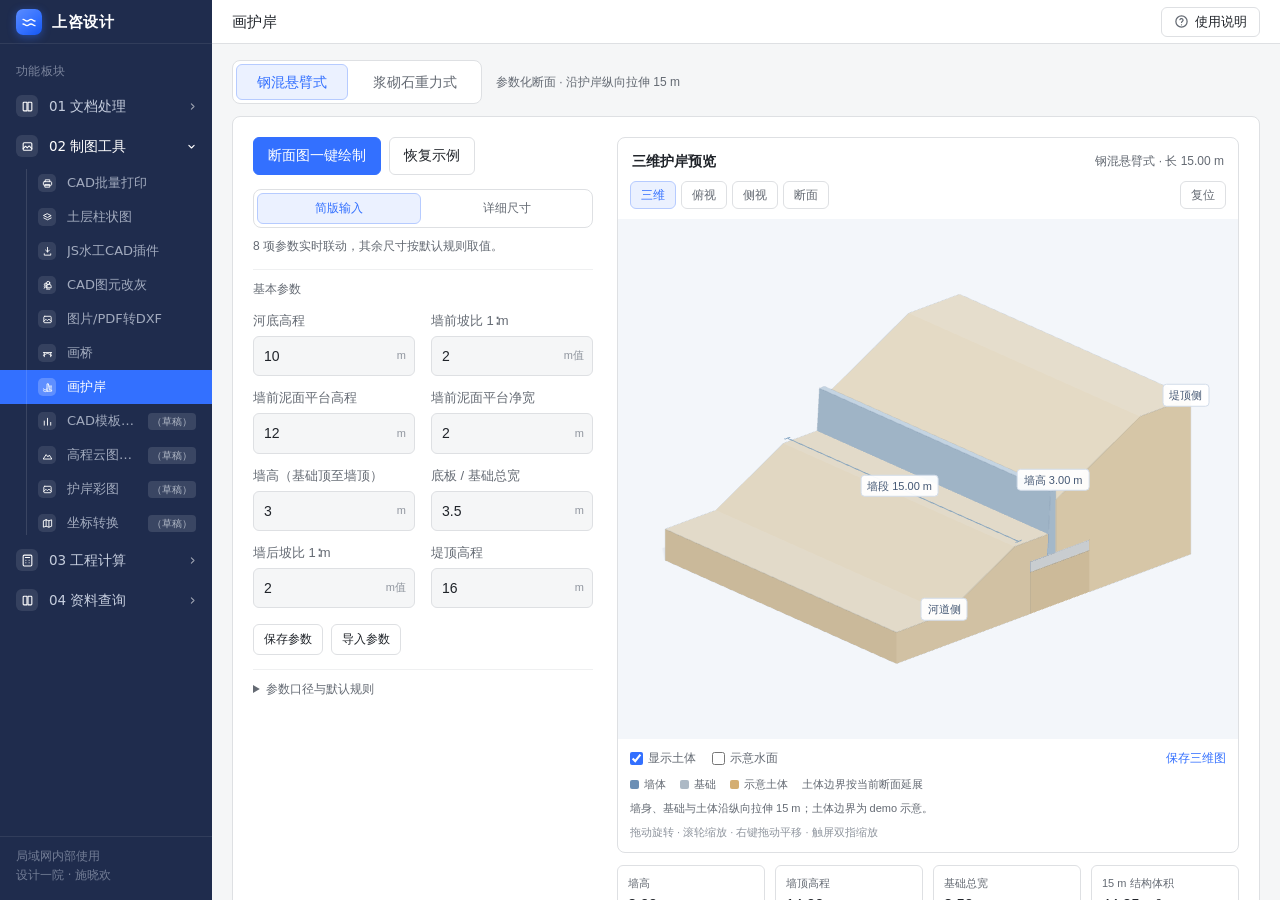
<file: wall-designer/index.html>
<!doctype html>
<html lang="zh-CN" data-app="wall">
<head>
<meta charset="utf-8"><meta name="viewport" content="width=device-width,initial-scale=1">
<title>画护岸 · 上咨设计</title>
<link rel="stylesheet" href="lark-theme.css"><link rel="stylesheet" href="app-shell.css"><link rel="stylesheet" href="wall.css">
<script>window.LK_SHELL={title:'画护岸',tag:'参数化断面 · Demo',doc:'readme.html',pad:false,cat:'engineering',page:'wall',guard:false};</script>
<script src="lk-theme.js"></script><script src="app-shell.js" defer></script>
</head><body>
<div class="page">
 <div class="wall-mode-bar">
  <div class="wall-type-tabs" role="tablist" aria-label="护岸类型">
   <button type="button" id="type-rc" role="tab" aria-selected="true" aria-controls="wall-workspace" data-wall-type="rc">钢混悬臂式</button>
   <button type="button" id="type-stone" role="tab" aria-selected="false" aria-controls="wall-workspace" data-wall-type="stone" tabindex="-1">浆砌石重力式</button>
  </div>
  <span class="mode-caption">参数化断面 · 沿护岸纵向拉伸 15 m</span>
  <select id="wallType" hidden aria-label="护岸类型"><option value="rc">钢筋混凝土悬臂式</option><option value="stone">浆砌块石重力式</option></select>
 </div>
 <div class="wall-panel" id="wall-workspace" role="tabpanel" aria-labelledby="type-rc">
  <div class="wall-form">
   <div class="wall-actions"><button class="btn btn-primary" id="export">断面图一键绘制</button><button class="btn btn-secondary" id="reset">恢复示例</button></div>
   <div class="input-tabs" role="group" aria-label="参数输入模式"><button id="simpleTab" class="active" aria-pressed="true">简版输入</button><button id="detailTab" aria-pressed="false">详细尺寸</button></div>
   <p class="mode-note" id="modeNote"></p>
   <div id="fields" class="fields"></div>
   <div class="param-tools"><button id="saveParams" class="btn btn-secondary">保存参数</button><button id="loadParams" class="btn btn-secondary">导入参数</button><input id="paramFile" type="file" accept=".json,application/json" hidden></div>
   <details class="rules-box"><summary>参数口径与默认规则</summary><div id="rules"></div><p>坡比为竖向∶水平＝1∶m。墙高从基础顶算至墙顶，平台净宽量至对应高程的墙面。</p><p>示例仅表达几何，不含配筋、稳定验算或构造设计。可选构造尺寸随原参数文件保留，本 demo 不绘制。</p></details>
  </div>
  <main class="wall-side">
   <section class="wall-preview" aria-labelledby="wall-preview-title">
    <div class="preview-heading"><h2 id="wall-preview-title">三维护岸预览</h2><span id="model-summary">示意段长 15.00 m</span></div>
    <div class="view-toolbar" role="group" aria-label="三维视角">
     <button data-wall-view="perspective" aria-pressed="true">三维</button><button data-wall-view="top" aria-pressed="false">俯视</button><button data-wall-view="side" aria-pressed="false">侧视</button><button data-wall-view="front" aria-pressed="false">断面</button><button id="resetView" title="复位视角（快捷键 0）">复位</button>
    </div>
    <div id="wall-viewport" tabindex="0" role="region" aria-label="护岸三维模型，可拖动旋转、滚轮缩放、右键平移，方向键旋转，0 复位"><div class="model-invalid" id="model-invalid" hidden>请修正参数后查看三维模型</div></div>
    <div class="model-options"><label><input id="showSoil" type="checkbox" checked>显示土体</label><label><input id="showWater" type="checkbox">示意水面</label><button id="capture3d" class="text-button">保存三维图</button></div>
    <div class="model-legend"><span><i style="background:#6c8fb5"></i>墙体</span><span><i style="background:#adb9c5"></i>基础</span><span><i style="background:#d4ae72"></i>示意土体</span><span>土体边界按当前断面延展</span></div>
    <p id="model-status" role="status">正在建立三维模型…</p><p class="interaction-help">拖动旋转 · 滚轮缩放 · 右键拖动平移 · 触屏双指缩放</p>
   </section>
   <div class="stats" id="stats"></div>
   <details class="wall-drawings" id="wall-drawings"><summary>二维断面与尺寸 <span>蓝色节点可拖动</span></summary>
    <div class="drawing-toolbar"><span id="subtitle"></span><div class="drawing-tools"><button class="text-button" id="drawingFit" aria-pressed="false">全图</button><button class="text-button" id="saveSvg">保存断面图</button></div></div>
    <p class="drag-help">拖动蓝色节点：↕ 墙高，↔ 基础宽；方向键微调，Shift 精调。可横向滚动查看。</p>
    <div class="canvas"><svg id="drawing" viewBox="0 0 1100 650" xmlns="http://www.w3.org/2000/svg" aria-label="护岸横断面，可拖动蓝色节点调整墙高与基础宽"></svg></div>
    <div class="drawing-legend"><span>结构轮廓</span><span>地形与填土</span><span>高程 / 尺寸 · 单位 m</span></div>
   </details>
   <section class="drawing-result"><div class="result-heading"><h2>图纸生成</h2><span class="valid-tag" id="valid">参数有效 · 已更新</span></div>
    <div id="error" class="error" role="alert"></div>
    <div class="result-box" id="draw-result">点击「断面图一键绘制」生成 DXF，完成后自动下载。CAD 模型空间单位：米。</div>
    <p class="status" id="status" role="status"></p>
   </section>
  </main>
 </div>
</div>
<script src="vendor/three.min.js"></script><script src="wall-scene.js"></script><script src="wall-core.js"></script><script src="wall-app.js"></script>
</body></html>
</file>
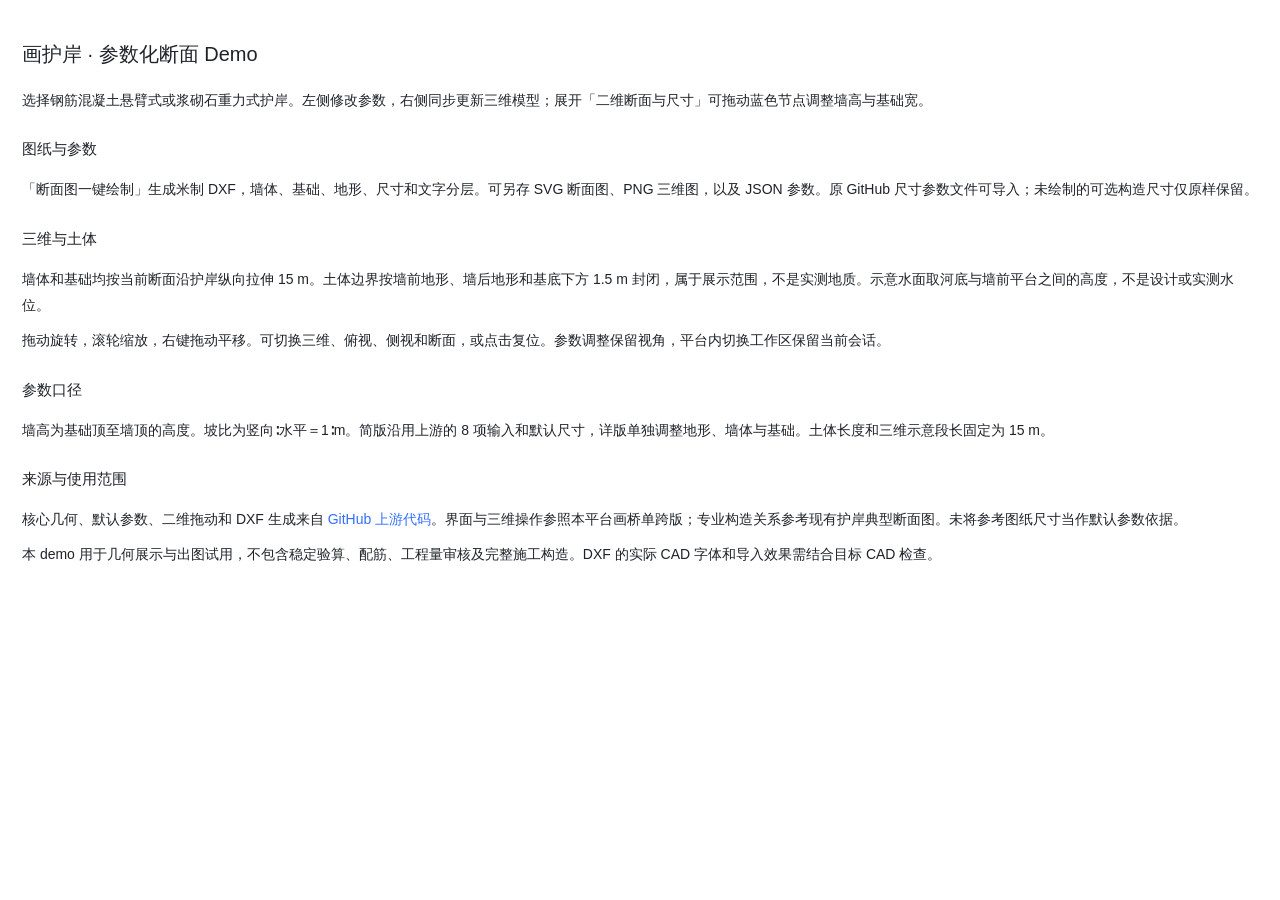
<file: wall-designer/readme.html>
<!doctype html><html lang="zh-CN"><head><meta charset="utf-8"><meta name="viewport" content="width=device-width,initial-scale=1"><title>画护岸 · 使用说明</title><link rel="stylesheet" href="lark-theme.css"><style>body{margin:0;padding:22px;color:var(--lk-text);font:14px/1.9 "Segoe UI","Microsoft YaHei",sans-serif}h1{font-size:20px}h2{font-size:15px;margin-top:22px}p{margin:8px 0}code{background:var(--lk-fill);padding:2px 4px}a{overflow-wrap:anywhere}</style></head><body><h1>画护岸 · 参数化断面 Demo</h1><p>选择钢筋混凝土悬臂式或浆砌石重力式护岸。左侧修改参数，右侧同步更新三维模型；展开「二维断面与尺寸」可拖动蓝色节点调整墙高与基础宽。</p><h2>图纸与参数</h2><p>「断面图一键绘制」生成米制 DXF，墙体、基础、地形、尺寸和文字分层。可另存 SVG 断面图、PNG 三维图，以及 JSON 参数。原 GitHub 尺寸参数文件可导入；未绘制的可选构造尺寸仅原样保留。</p><h2>三维与土体</h2><p>墙体和基础均按当前断面沿护岸纵向拉伸 15 m。土体边界按墙前地形、墙后地形和基底下方 1.5 m 封闭，属于展示范围，不是实测地质。示意水面取河底与墙前平台之间的高度，不是设计或实测水位。</p><p>拖动旋转，滚轮缩放，右键拖动平移。可切换三维、俯视、侧视和断面，或点击复位。参数调整保留视角，平台内切换工作区保留当前会话。</p><h2>参数口径</h2><p>墙高为基础顶至墙顶的高度。坡比为竖向∶水平＝1∶m。简版沿用上游的 8 项输入和默认尺寸，详版单独调整地形、墙体与基础。土体长度和三维示意段长固定为 15 m。</p><h2>来源与使用范围</h2><p>核心几何、默认参数、二维拖动和 DXF 生成来自 <a href="https://github.com/jiansheng19910101-ctrl/codex-pr/commit/fea0bde55b72b191e867de5cac67f3e73f1e0029" target="_blank" rel="noopener">GitHub 上游代码</a>。界面与三维操作参照本平台画桥单跨版；专业构造关系参考现有护岸典型断面图。未将参考图纸尺寸当作默认参数依据。</p><p>本 demo 用于几何展示与出图试用，不包含稳定验算、配筋、工程量审核及完整施工构造。DXF 的实际 CAD 字体和导入效果需结合目标 CAD 检查。</p></body></html>
</file>
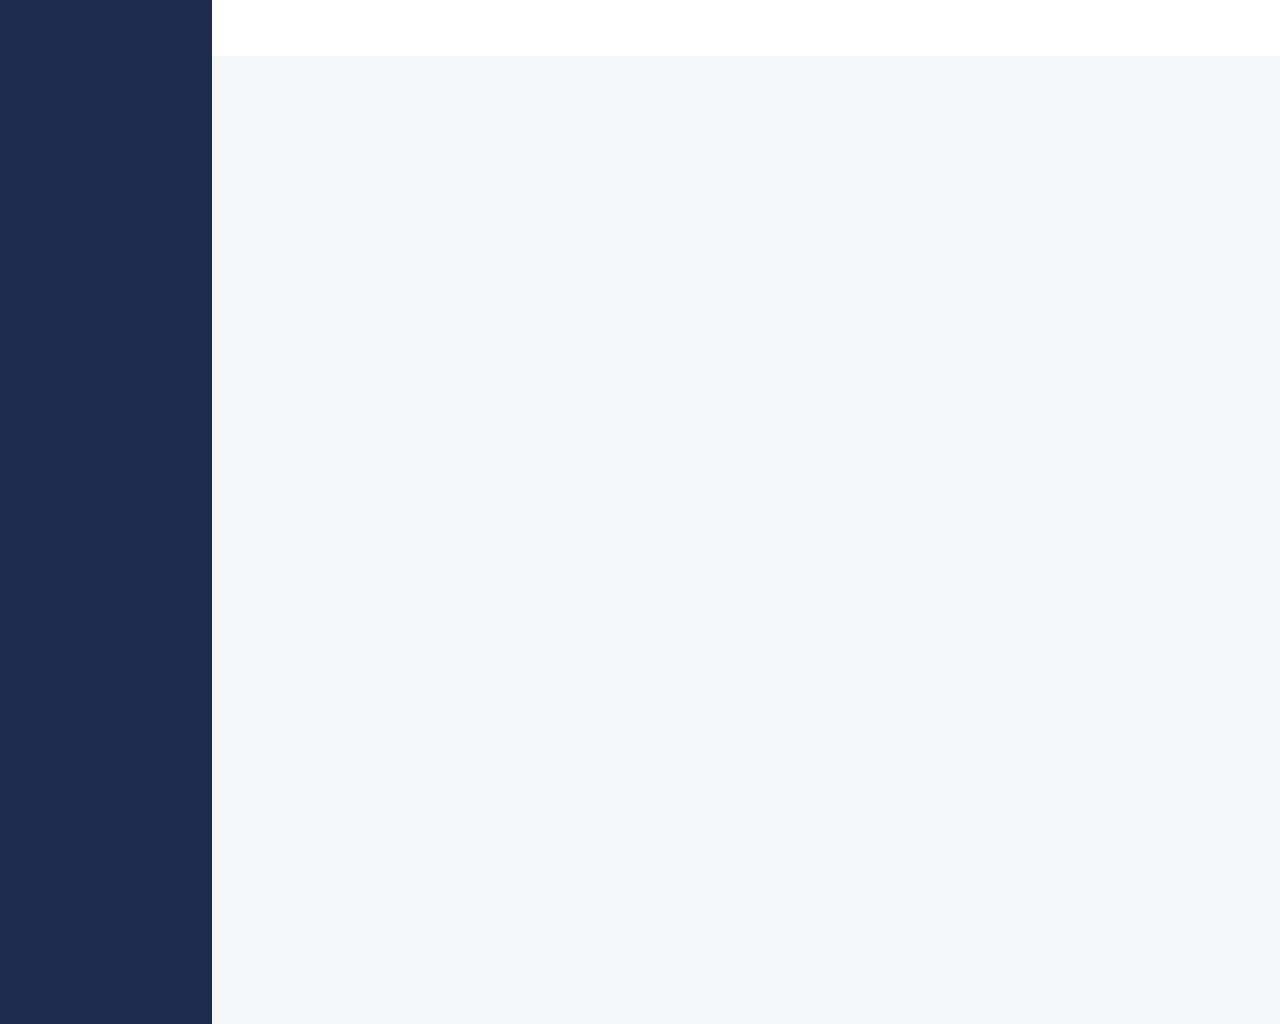
<file: wall-designer/挡墙参数化设计.html>
<!doctype html><html lang="zh-CN"><head><meta charset="utf-8"><meta name="viewport" content="width=device-width,initial-scale=1"><meta http-equiv="refresh" content="0;url=index.html"><title>画护岸</title></head><body><p>最新版本已移至 <a href="index.html">画护岸参数化设计</a>。请保留本目录的全部脚本和样式文件。</p></body></html>
</file>
<file: wall-designer/lark-theme.css>
/* ============================================================
   上咨设计平台 · 全站 Lark Admin 风格皮肤
   —— 主站和所有子页面都 link 这个文件（每个页面目录下有一份同名副本，
      根目录这份是母版；改完母版跑一次 同步样式.py 就全站生效）。
   —— 这份只管「颜色和控件」：把各页面原有的变量就地映射成 Lark 配色。
      页面外壳（左导航 + 顶栏 + 说明抽屉）在 app-shell.css / app-shell.js。

   配色取自飞书/Lark 管理后台：
     主蓝 #3370FF   悬停 #245BDB   按下 #1456F0   浅蓝底 #EBF1FF
     正文 #1F2329   次要 #646A73   辅助 #8F959E
     描边 #DEE0E3   浅分隔 #EFF0F1  页面底 #F5F6F7  深蓝导航 #1F2C4D
   ============================================================ */

:root{
  /* --- Lark 调色板（本皮肤内部用，lk- 前缀避免和各页面已有变量重名） --- */
  --lk-brand:#3370FF;  --lk-brand-h:#245BDB; --lk-brand-a:#1456F0;
  --lk-brand-l:#EBF1FF; --lk-brand-b:#B6CBFF;
  --lk-nav:#1F2C4D;    --lk-nav-h:rgba(255,255,255,.09); --lk-nav-txt:#C6CEDE;
  --lk-text:#1F2329;   --lk-text-2:#646A73; --lk-text-3:#8F959E;
  --lk-line:#DEE0E3;   --lk-line-2:#EFF0F1;
  --lk-bg:#F5F6F7;     --lk-panel:#FFFFFF;  --lk-fill:#F2F3F5; --lk-fill-h:#E8EAED;
  --lk-green:#34C724;  --lk-orange:#FF8800; --lk-red:#F54A45;  --lk-yellow:#FFC60A;
  --lk-r:6px; --lk-r-l:8px;
  --lk-ring:0 0 0 3px rgba(51,112,255,.16);
  --lk-sh-1:0 1px 3px rgba(31,35,41,.08);
  --lk-sh-2:0 4px 14px rgba(31,35,41,.12), 0 1px 3px rgba(31,35,41,.08);

  /* --- 各页面原有的 Claude 皮肤变量，就地映射成 Lark 配色 --- */
  --bg:#F5F6F7;        --bg-soft:#EFF0F1;
  --card:#FFFFFF;      --panel:#FFFFFF;
  --ink:#1F2329;       --ink-soft:#646A73;
  --text:#1F2329;      --text2:#646A73;     --muted:#8F959E;
  --accent:#3370FF;    --accent-dark:#245BDB;
  --orange:#3370FF;    --orange-dark:#245BDB;   /* 招投标页的主色名 */
  --border:#DEE0E3;    --radius:8px;
  --green:#2EA121;     --red:#F54A45;       --ok:#2EA121;
  --warn:#A66300;      --warn-bg:#FFF8ED;   --code-bg:#F2F3F5;
}

/* ============ 字体与排版 ============ */
html,body{
  font-family:"PingFang SC","Segoe UI Variable Text","Segoe UI",-apple-system,BlinkMacSystemFont,
              "Helvetica Neue","Microsoft YaHei",sans-serif;
  -webkit-font-smoothing:antialiased;
}
/* 原皮肤的衬线标题（Source Serif / Georgia）统一改回无衬线——Lark 全站无衬线 */
h1,h2,h3,h4,h5,
.serif,.section-title,.subsection-title,.page-title,.card-title,.hero-card-title,.hero-title{
  font-family:inherit;letter-spacing:0;
}
h1,h2,h3,h4{font-weight:500;color:var(--lk-text)}
a{color:var(--lk-brand);text-decoration:none}
a:hover{color:var(--lk-brand-h)}
::selection{background:var(--lk-brand-l);color:var(--lk-brand-h)}

/* ============ 按钮 ============ */
button,.btn,input[type=button],input[type=submit]{
  font-family:inherit;border-radius:var(--lk-r);cursor:pointer;
  transition:background .12s,border-color .12s,color .12s;
}
/* 只给原来是"胶囊大按钮"的画桥改尺寸；其余页面（涉河/CCTV/土层等密集布局）只改圆角配色，
   不动 padding 和字号，免得挤坏 100vh 的紧凑排版 */
html[data-app="bridge"] .btn{padding:8px 16px;font-size:14px;font-weight:400;line-height:1.4}
.btn-accent,.btn-primary,.primary,.submit-btn{
  background:var(--lk-brand);border:1px solid var(--lk-brand);color:#fff;font-weight:500;
}
.btn-accent:hover,.btn-primary:hover,.primary:hover,.submit-btn:hover{
  background:var(--lk-brand-h);border-color:var(--lk-brand-h);color:#fff;
}
.btn-ghost,.secondary,.btn-secondary{
  background:#fff;border:1px solid var(--lk-line);color:var(--lk-text);
}
.btn-ghost:hover,.secondary:hover,.btn-secondary:hover{
  background:var(--lk-fill);border-color:#C9CDD4;color:var(--lk-text);
}
.btn-success{background:var(--lk-green);border:1px solid var(--lk-green);color:#fff}
.btn-warn{background:var(--lk-orange);border:1px solid var(--lk-orange);color:#fff}
button:disabled,.btn:disabled{opacity:.5;cursor:not-allowed}

/* ============ 表单控件 ============ */
input[type=text],input[type=number],input[type=password],input[type=search],
input[type=url],input[type=email],input[type=date],textarea,select{
  font-family:inherit;color:var(--lk-text);background:#fff;
  border:1px solid var(--lk-line);border-radius:var(--lk-r);
  transition:border-color .12s,box-shadow .12s;
}
input[type=text]:hover,input[type=number]:hover,input[type=password]:hover,
textarea:hover,select:hover{border-color:#C9CDD4}
input[type=text]:focus,input[type=number]:focus,input[type=password]:focus,
input[type=search]:focus,input[type=url]:focus,input[type=email]:focus,
textarea:focus,select:focus{
  outline:none;border-color:var(--lk-brand);box-shadow:var(--lk-ring);
}
input[type=checkbox],input[type=radio]{accent-color:var(--lk-brand);cursor:pointer}
input[type=range]{accent-color:var(--lk-brand)}
::placeholder{color:#BBBFC4}
label{color:var(--lk-text-2)}

/* ============ 表格 ============ */
table{border-color:var(--lk-line)}
th{background:var(--lk-bg);color:var(--lk-text-2);font-weight:500}
td,th{border-color:var(--lk-line)}
tr:hover td{background:#FAFBFC}

/* ============ 代码 / 日志 ============ */
code,kbd,samp{background:var(--lk-fill);border-radius:4px;color:#D4380D}
pre{background:var(--lk-fill);border-radius:var(--lk-r-l);color:var(--lk-text)}

/* ============ 滚动条 ============ */
::-webkit-scrollbar{width:10px;height:10px}
::-webkit-scrollbar-track{background:transparent}
::-webkit-scrollbar-thumb{background:#DEE0E3;border-radius:6px;border:3px solid transparent;background-clip:content-box}
::-webkit-scrollbar-thumb:hover{background:#C9CDD4;background-clip:content-box}

/* ============ 通用容器 ============ */
.card,.panel,.section-frame,.result-box,.grid-card{border-radius:var(--lk-r-l)}

/* ================================================================
   页面骨架公共组件（全站统一版式，规则见 README「页面骨架规范」）
   —— 目标：什么功能在什么位置全站一个样，用户学一次到处能用。
      新做工具页直接复制 _模板工具页/index.html 改。
   ================================================================ */

/* 步骤徽章：主路径步骤卡标题统一 <span class="step-badge">1</span>，
   编号一律 1/2/3 单数字。样式即「CAD批量打印」那版 30px 蓝底圆角方徽章 */
.step-badge{
  display:inline-flex;align-items:center;justify-content:center;flex:none;
  width:30px;height:30px;font-size:12px;font-weight:700;
  background:#edf3ff;color:#3370ff;border-radius:9px;
}

/* 熟练快捷卡（"一键出图"那种）：固定放步骤1卡之后、主流程卡之前 */
.card.quick{border-color:var(--lk-brand)}
.quick-badge{font-size:13px;line-height:1}
.quick-body{display:flex;align-items:center;gap:14px;flex-wrap:wrap}
.quick-body .hint{flex:1;min-width:220px}

/* 高级选项折叠 details.adv：默认收起。
   哪一步的选项就收进哪一步的卡；跨步骤的全局参数收进主流程之后的独立卡 */
details.adv{border:1px solid var(--lk-line);border-radius:var(--lk-r-l);background:#fff}
details.adv>summary{cursor:pointer;list-style:none;user-select:none;
  color:var(--lk-text-2);font-size:14px;font-weight:500}
details.adv>summary::-webkit-details-marker{display:none}
details.adv>summary::before{content:"▸";margin-right:6px;color:var(--lk-text-3);font-size:12px}
details.adv[open]>summary::before{content:"▾"}

/* ================================================================
   以下按页面（<html data-app="...">）做针对性调整
   ================================================================ */

/* ---------- 主站首页 ----------
   外壳（左导航 + 顶栏）已统一由 app-shell.css / app-shell.js 提供，
   页面自己的板块、磁贴、下载区样式写在 00 主站服务/index.html 里，
   这里不再重复覆盖一层。 */
html[data-app="hub"] body{font-size:14px}


/* ---------- 涉河论证 Agent ----------
   原来这里有一大段针对 v9（Tailwind 蓝灰配色，.upload-card / .dropzone / .config-status
   这些类名）的覆盖。v9 已随 04_code/v9_260722/ 一起删掉，v10 是另一套类名，那些规则
   全部落空，而且 html[data-app="agent"] h1 的权重还会压掉 v10 报告预览里的 .doc h1。
   v10 自己的 CSS 变量已经直接用 Lark 配色写，这里不需要再覆盖一层。 */

/* ---------- 提示词平台 / 评分器 / 多模态 ---------- */
html[data-app="prompt"] h1,html[data-app="scorer"] h1,html[data-app="multimodal"] h1{
  font-size:20px;font-weight:500;
}
html[data-app="prompt"] .field-input,html[data-app="scorer"] .field-input{border-radius:var(--lk-r)}
html[data-app="prompt"] .mode-card,html[data-app="scorer"] .mode-card{border-radius:var(--lk-r-l)}
/* 页签选中是切换查看的辅助态，不是必点按钮：中性灰底，蓝色留给主操作 */
html[data-app="multimodal"] .tab-btn.active{background:var(--lk-fill);color:var(--lk-text);box-shadow:inset 0 0 0 1px #C9CDD4}

/* ---------- 兜底：多套一层 html[data-app] 提权，压掉各页面 .header h1 这类单类名规则 ---------- */
html[data-app] body{color:var(--lk-text)}
html[data-app] h1,html[data-app] h2,html[data-app] h3,html[data-app] h4,
html[data-app] .serif,html[data-app] .header h1,html[data-app] .card h1,
html[data-app] .section-title,html[data-app] .subsection-title,html[data-app] .page-title{
  font-family:inherit;
}

/* ---------- 土层柱状图 / 画桥 / 招投标 / CCTV ---------- */
html[data-app="soil"] h1,html[data-app="soil"] h2,html[data-app="soil"] h3{font-weight:500}
html[data-app="bridge"] .page-title{font-size:20px;font-weight:500}
html[data-app="bidding"] .btn{border-radius:var(--lk-r)}
html[data-app="cctv"] .tag{background:var(--lk-brand-l);color:var(--lk-brand-h);border-radius:4px}

/* ---------- 海塘爬高计算（2026-10 新增，原名破堤开缺计算，纯静态计算页） ----------
   原页面自带一套深蓝变量（--blue/--blue2/--hd），这里就地映射成 Lark 配色；
   卡片、页签条跟着换皮，表格/警示语义色（red/green/warnbox）保持原样。 */
html[data-app="dikebreak"]{
  --blue:var(--lk-brand); --blue2:var(--lk-brand-h);
  --bg:var(--lk-bg); --line:var(--lk-line); --hd:var(--lk-brand-l);
  --red:var(--lk-red); --green:var(--lk-green); --warn:#B26B00;
}
html[data-app="dikebreak"] body{color:var(--lk-text)}
html[data-app="dikebreak"] .card{border-radius:var(--lk-r-l);box-shadow:var(--lk-sh-1)}
html[data-app="dikebreak"] .card>h2{color:var(--lk-text);font-weight:500}
html[data-app="dikebreak"] nav{background:var(--lk-panel);border-bottom:1px solid var(--lk-line);box-shadow:none}
html[data-app="dikebreak"] nav button{color:var(--lk-text-2);border-radius:0}
html[data-app="dikebreak"] nav button.on{color:var(--lk-brand);background:var(--lk-brand-l)}
html[data-app="dikebreak"] .fld label{color:var(--lk-text-2)}
html[data-app="dikebreak"] .fld input,.fld select{border-radius:var(--lk-r)}
html[data-app="dikebreak"] .fld input:focus,.fld select:focus,
html[data-app="dikebreak"] td input:focus{outline:none;border-color:var(--lk-brand);box-shadow:var(--lk-ring)}
html[data-app="dikebreak"] td input{border-color:var(--lk-line-2);border-radius:4px}
html[data-app="dikebreak"] .btn{border-radius:var(--lk-r);font-weight:400}
html[data-app="dikebreak"] .btn.gray{background:var(--lk-fill);color:var(--lk-text)}
html[data-app="dikebreak"] .btn.gray:hover{background:var(--lk-fill-h);color:var(--lk-text)}
html[data-app="dikebreak"] .tag{background:var(--lk-brand-l);border-color:var(--lk-brand-b);color:var(--lk-brand)}
html[data-app="dikebreak"] h3.sec{color:var(--lk-text);border-left-color:var(--lk-brand)}
html[data-app="dikebreak"] .formula{border-left-color:var(--lk-brand)}
html[data-app="dikebreak"] .note{color:var(--lk-text-3)}
html[data-app="dikebreak"] summary{color:var(--lk-brand)}
html[data-app="dikebreak"] footer{color:var(--lk-text-3)}

/* ============================================================
   全站主题：蓝 / 白 / 粉（蓝 = 上面 :root 那套出厂值，一行不动）
   跟首页封面上那个「主题」选择是同一份（app-shell.js 把它套到
   <html data-hub-theme="…"> 上）。这里换的是**子页面正文**用的那批变量
   （--accent / --card / --border / --bg …），左导航和顶栏那批 --lk-* 在
   app-shell.css 里换 —— 两边一起，一个子网页从上到下才是同一个主题。
   各页面自己的 CSS 里凡是用了这些变量的，换主题自动跟着走；
   个别页面把颜色写死的，仍是原来的颜色（不强行刷，免得刷坏版面）。
   ============================================================ */

/* ---------- 白色：干净的冷灰白，点睛色是压暗一档的石板蓝 ---------- */
html[data-hub-theme="white"]{
  --bg:#F5F8FC; --bg-soft:#EDF1F6;
  --card:#FFFFFF; --panel:#FFFFFF;
  --ink:#27313F;  --ink-soft:#5A6779;
  --text:#27313F; --text2:#5A6779; --muted:#8A94A3;
  --accent:#4574AE; --accent-dark:#376094;
  --orange:#4574AE; --orange-dark:#376094;   /* 招投标页管主色叫 orange */
  --border:#DCE2EA;
  --code-bg:#EEF2F7;
}

/* ---------- 粉色：淡藕粉底 + 玫瑰木点睛（第一版偏艳，整体调淡一档） ---------- */
html[data-hub-theme="pink"]{
  --bg:#FDF8FA; --bg-soft:#FBF0F5;
  --card:#FFFFFF; --panel:#FFFFFF;
  --ink:#5A4552;  --ink-soft:#7E6473;
  --text:#5A4552; --text2:#7E6473; --muted:#96798A;
  --accent:#B0557C; --accent-dark:#934263;
  --orange:#B0557C; --orange-dark:#934263;
  --border:#F1E4EA;
  --code-bg:#FCF2F6;
}

/* 正文里几个写死了深蓝的角落，跟着主题换一遍（只换颜色，不动布局） */
html[data-hub-theme="white"] .step-badge,
html[data-hub-theme="pink"] .step-badge{
  background:var(--lk-brand-l);color:var(--lk-brand-h);
}
html[data-hub-theme="white"] .hint-hover,
html[data-hub-theme="pink"] .hint-hover{
  background:var(--lk-brand-l);border-color:var(--lk-brand-b);color:var(--lk-brand-h);
}

/* ---------- 金色：暖白纸底 + 土黄金点睛（黑金那套，导航是深炭棕） ----------
   外壳那批 --lk-* 变量在 app-shell.css 里另有一块同名的，两边一起换。 */
html[data-hub-theme="gold"]{
  --bg:#F8F4EA; --bg-soft:#F1EAD9;
  --card:#FFFDF8; --panel:#FFFDF8;
  --ink:#2B241A;  --ink-soft:#6B5F49;
  --text:#2B241A; --text2:#6B5F49; --muted:#968A70;
  --accent:#8F6A20; --accent-dark:#7A5A19;
  --orange:#8F6A20; --orange-dark:#7A5A19;   /* 招投标页管主色叫 orange */
  --border:#E4DBC6;
  --code-bg:#F3EDDD;
  --lk-ring:0 0 0 3px rgba(143,106,32,.18);
}

/* 同白 / 粉：写死深蓝的角落跟着换 */
html[data-hub-theme="gold"] .step-badge{
  background:var(--lk-brand-l);color:var(--lk-brand-h);
}
html[data-hub-theme="gold"] .hint-hover{
  background:var(--lk-brand-l);border-color:var(--lk-brand-b);color:var(--lk-brand-h);
}
</file>
<file: wall-designer/app-shell.css>
/* ============================================================
   上咨设计平台 · 全站统一外壳
   左侧深蓝导航（212px） + 右侧白色顶栏（56px） + 内容区 + 右侧「使用说明」抽屉

   —— 根目录这份是母版，每个页面目录下有一份同名副本；
      改完母版跑一次  python 同步样式.py  就全站生效。
   —— DOM 由 app-shell.js 按页面里的 window.LK_SHELL 配置生成，
      页面自己只写业务内容，不再各写一套页头。

   选择器约定：外壳一律用 .lk- 前缀的 class，且不用 header/nav/aside 这类
   元素选择器 —— 各页面自己的 CSS 里有大量 header{...} / a{...} 规则，
   用元素名会被它们污染。
   ============================================================ */

:root{
  --lk-brand:#3370FF;  --lk-brand-h:#245BDB; --lk-brand-l:#EBF1FF; --lk-brand-b:#B6CBFF;
  --lk-nav:#1F2C4D;    --lk-nav-h:rgba(255,255,255,.09); --lk-nav-txt:#C6CEDE;
  --lk-text:#1F2329;   --lk-text-2:#646A73; --lk-text-3:#8F959E;
  --lk-line:#DEE0E3;   --lk-line-2:#EFF0F1;
  --lk-bg:#F5F6F7;     --lk-panel:#FFFFFF;  --lk-fill:#F2F3F5;
  --lk-ok:#2EA121;     --lk-warn:#A66300;   --lk-red:#F54A45;  --lk-red-l:#FEF0F0;
  --lk-r:6px;          --lk-r-l:8px;
  --lk-rail-w:212px;   --lk-top-h:56px;
  --lk-sh-1:0 1px 3px rgba(31,35,41,.08);
  --lk-sh-2:0 6px 24px rgba(31,35,41,.14);
}

/* ============ 整页骨架 ============
   外壳接管整个视口：页面只在 .lk-body 里滚动，顶栏和左导航始终可见。
   页面原来写在 body 上的 padding / min-height 一律清掉（外壳自己排版）。 */
html.lk{height:100%}
html.lk body{
  height:100%;margin:0;padding:0;
  display:flex;align-items:stretch;
  background:var(--lk-bg);color:var(--lk-text);
  overflow:hidden;
}

/* ---------- 外壳自己的字体栈（导航/顶栏不许被页面 CSS 带跑） ----------
   左导航和顶栏原来不写 font-family，靠继承 body —— 而每个页面目录里的
   index.html 各自写了一套 body 字体，于是「点不同子网页，左边导航的字会变」：
     · 一部分页面（土层柱状图、word转pdf、坐标转换、CAD批量打印 …）写的是
       -apple-system,"Segoe UI",PingFangSC,…——注意 PingFangSC 少了空格，
       不是合法字族名，Windows 上 -apple-system 也不存在，实际落到 Segoe UI，
       中文只能走系统兜底字形，看着比别处粗、比别处挤；
     · 画桥 / 招投标写的是 "DM Sans" 那个 Web 字体，中文兜底又是另一套；
     · 其余页面写 "PingFang SC","Microsoft YaHei" 才对得上。
   所以这里给外壳这一片单独定死字体栈，跟页面正文用什么字体彻底脱钩。
   要换全站外壳字体只改这一处，别去各页面改 body。 */
html.lk .lk-rail,html.lk .lk-top{
  font-family:"PingFang SC","Microsoft YaHei","Noto Sans CJK SC","Segoe UI",system-ui,sans-serif;
}

/* ---------- 换页时的骨架（防止左导航闪一下） ----------
   外壳的 DOM 是 app-shell.js 建的，而 defer 脚本要等整份文档解析完才跑；
   在那之前浏览器已经能把正文按整个窗口宽度画出一帧了，等导航插进来正文又整体
   右移 212px —— 点子页面时看到的「侧栏先没了再冒出来」就是这一帧。

   这里用纯 CSS 先把最终版式的底色铺在 <html> 上：本表在 <head> 里、是阻塞渲染的，
   所以第一帧就已经有左边那条深蓝和顶栏的白条，跟上一页严丝合缝地接上。正文则在
   外壳建好（app-shell.js 给 <html> 加上 .lk）之前不显示，避免先画一遍再跳位。 */
html{
  background-color:var(--lk-bg);
  background-image:
    linear-gradient(#fff 0 var(--lk-top-h),transparent var(--lk-top-h)),
    linear-gradient(90deg,var(--lk-nav) 0 var(--lk-rail-w),var(--lk-bg) var(--lk-rail-w));
  background-repeat:no-repeat,no-repeat;
  background-position:var(--lk-rail-w) 0,0 0;
  background-size:calc(100% - var(--lk-rail-w)) 100%,100% 100%;
}
/* 万一 app-shell.js 没加载成功（404、被拦），2 秒后也把正文放出来，
   别让人对着一个永远空白的页面 */
@keyframes lk-boot-reveal{to{visibility:visible}}
html:not(.lk) body{
  visibility:hidden;
  animation:lk-boot-reveal 0s linear 2s forwards;
}

/* ---------- 左侧导航 ---------- */
.lk-rail{
  flex:0 0 auto;width:var(--lk-rail-w);height:100%;
  background:var(--lk-nav);color:#fff;
  display:flex;flex-direction:column;overflow:hidden;
}
.lk-rail-logo{
  flex:0 0 auto;height:var(--lk-top-h);
  display:flex;align-items:center;gap:10px;padding:0 16px;
  border-bottom:1px solid rgba(255,255,255,.08);
  text-decoration:none;color:#fff;
}
.lk-rail-logo:hover{color:#fff;background:var(--lk-nav-h)}
/* 公司横排 logo 太宽（1072x108），导航栏里只放一个方形标记 */
.lk-rail-mark{
  width:26px;height:26px;border-radius:7px;flex:0 0 auto;
  /* 渐变和图标必须写成两个背景层：同一层里既写 gradient 又写 url 是无效声明 */
  background-image:url("data:image/svg+xml,%3Csvg xmlns='http://www.w3.org/2000/svg' viewBox='0 0 24 24' fill='none' stroke='%23fff' stroke-width='2' stroke-linecap='round'%3E%3Cpath d='M3 8c3 0 3 2.5 6 2.5S12 8 15 8s3 2.5 6 2.5'/%3E%3Cpath d='M3 15c3 0 3 2.5 6 2.5S12 15 15 15s3 2.5 6 2.5'/%3E%3C/svg%3E"),
                   linear-gradient(140deg,#5B8CFF,var(--lk-brand) 58%,#1456F0);
  background-size:16px,cover;background-position:center,center;background-repeat:no-repeat,no-repeat;
  box-shadow:0 2px 8px rgba(51,112,255,.45);
}
.lk-rail-name{font-size:15px;font-weight:600;letter-spacing:.5px;color:#fff;white-space:nowrap}

.lk-rail-nav{flex:1 1 auto;min-height:0;overflow-y:auto;padding:6px 0}
.lk-rail-lbl{
  font-size:11.5px;color:rgba(198,206,222,.55);
  padding:12px 16px 6px;letter-spacing:.04em;
}
.lk-nav-item{
  display:flex;align-items:center;gap:11px;
  height:40px;padding:0 16px;
  color:var(--lk-nav-txt);font-size:13.5px;text-decoration:none;
  /* 显式声明而不是继承：页面里的 a{...} / span{...} 规则会连字重一起带进来，
     同一份导航在不同页面看着粗细不一，就是被它们盖的 */
  font-family:inherit;font-weight:400;letter-spacing:0;
  transition:background .12s,color .12s;cursor:pointer;
}
.lk-nav-item:hover{background:var(--lk-nav-h);color:#fff}
.lk-nav-item.on{background:var(--lk-brand);color:#fff;font-weight:500}
.lk-nav-item.on:hover{background:var(--lk-brand)}
.lk-nav-ic{
  width:22px;height:22px;border-radius:6px;flex:0 0 auto;
  background:rgba(255,255,255,.1) center/13px no-repeat;
}
.lk-nav-item.on .lk-nav-ic{background-color:rgba(255,255,255,.22)}
.lk-nav-txt{overflow:hidden;text-overflow:ellipsis;white-space:nowrap;flex:1 1 auto}

/* ---------- 板块 → 工具（二级导航） ----------
   箭头做成板块行里的最后一个 span，而不是行外面的独立按钮：这样板块高亮时
   那一条蓝底是连续的，不会在右边缺一块。点击事件在 app-shell.js 里按
   e.target 区分——点箭头只展开，点别处照常跳转。 */
.lk-nav-arrow{
  flex:0 0 auto;width:16px;height:16px;margin-right:-4px;opacity:.55;
  background:center/9px no-repeat;transition:transform .18s ease,opacity .12s;
  background-image:url("data:image/svg+xml,%3Csvg xmlns='http://www.w3.org/2000/svg' viewBox='0 0 24 24' fill='none' stroke='%23fff' stroke-width='3' stroke-linecap='round' stroke-linejoin='round'%3E%3Cpath d='M9 5l7 7-7 7'/%3E%3C/svg%3E");
}
.lk-nav-item:hover .lk-nav-arrow{opacity:1}
.lk-nav-item.open .lk-nav-arrow{transform:rotate(90deg);opacity:1}
/* 当前页所属板块：不抢当前工具那条蓝底，只把标题提亮 */
.lk-nav-item.cur{color:#fff}

/* max-height 的具体像素由 app-shell.js 按真实内容高度写在 style 上（拍一个够大的
   固定值会让过渡曲线大半时间在空跑，看着就是「先愣一下再动」）。这里只定义怎么动：
   ease-out 收尾慢、起步快，展开时手感最跟手。 */
.lk-sub{
  position:relative;overflow:hidden;
  max-height:0;transition:max-height .22s cubic-bezier(.22,.61,.36,1);
}
/* 缩进出来的这条竖线让二级项一眼看出是挂在上面那个板块下的 */
.lk-sub::before{
  content:'';position:absolute;left:26px;top:3px;bottom:5px;
  width:1px;background:rgba(255,255,255,.12);
}
.lk-sub-item{height:34px;padding-left:38px;font-size:13px;color:rgba(198,206,222,.78)}
.lk-sub-item .lk-nav-ic{width:18px;height:18px;border-radius:5px;background-size:11px}
/* 组里的小标题（知识库下的「海塘 / 区水利规划」）：跟二级项对齐，比 .lk-rail-lbl 再淡一档。
   它名下的条目加 .lk-l3 再缩进一格，带一小截横向准线，三级层级一眼可辨 */
.lk-sub-lbl{
  padding:10px 16px 4px 38px;
  font-size:11px;color:rgba(198,206,222,.55);letter-spacing:.04em;
}
.lk-sub-item.lk-l3{position:relative;padding-left:54px}
.lk-sub-item.lk-l3::before{
  content:'';position:absolute;left:41px;top:50%;width:9px;height:1px;
  background:rgba(255,255,255,.14);
}
@media (prefers-reduced-motion:reduce){
  .lk-sub{transition:none}
  .lk-nav-arrow{transition:none}
}

@media (max-width:980px){.lk-sub-item[href$="/waterworks/index.html"] .lk-nav-tag{display:none}}
/* 导航图标（stroke 统一用白色，图标块本身有半透明底） */
.lk-nav-ic[data-ic="home"]{background-image:url("data:image/svg+xml,%3Csvg xmlns='http://www.w3.org/2000/svg' viewBox='0 0 24 24' fill='none' stroke='%23fff' stroke-width='2' stroke-linecap='round' stroke-linejoin='round'%3E%3Cpath d='M4 11l8-7 8 7'/%3E%3Cpath d='M6 10v9h12v-9'/%3E%3C/svg%3E")}
.lk-nav-ic[data-ic="agent"]{background-image:url("data:image/svg+xml,%3Csvg xmlns='http://www.w3.org/2000/svg' viewBox='0 0 24 24' fill='none' stroke='%23fff' stroke-width='2' stroke-linecap='round' stroke-linejoin='round'%3E%3Crect x='4' y='7' width='16' height='13' rx='2'/%3E%3Cpath d='M9 3.5l3 3.5 3-3.5M9 12h.01M15 12h.01M9 16h6'/%3E%3C/svg%3E")}
.lk-nav-ic[data-ic="draw"]{background-image:url("data:image/svg+xml,%3Csvg xmlns='http://www.w3.org/2000/svg' viewBox='0 0 24 24' fill='none' stroke='%23fff' stroke-width='2' stroke-linecap='round' stroke-linejoin='round'%3E%3Cpath d='M3 20h18M5 20V9l7-5 7 5v11'/%3E%3Cpath d='M10 20v-5h4v5'/%3E%3C/svg%3E")}
.lk-nav-ic[data-ic="dev"]{background-image:url("data:image/svg+xml,%3Csvg xmlns='http://www.w3.org/2000/svg' viewBox='0 0 24 24' fill='none' stroke='%23fff' stroke-width='2' stroke-linecap='round' stroke-linejoin='round'%3E%3Cpath d='M9 8l-5 4 5 4M15 8l5 4-5 4'/%3E%3C/svg%3E")}
.lk-nav-ic[data-ic="book"]{background-image:url("data:image/svg+xml,%3Csvg xmlns='http://www.w3.org/2000/svg' viewBox='0 0 24 24' fill='none' stroke='%23fff' stroke-width='2' stroke-linecap='round' stroke-linejoin='round'%3E%3Cpath d='M4 5.5A1.5 1.5 0 015.5 4H11v16H5.5A1.5 1.5 0 014 18.5z'/%3E%3Cpath d='M20 5.5A1.5 1.5 0 0018.5 4H13v16h5.5a1.5 1.5 0 001.5-1.5z'/%3E%3C/svg%3E")}
.lk-nav-ic[data-ic="table"]{background-image:url("data:image/svg+xml,%3Csvg xmlns='http://www.w3.org/2000/svg' viewBox='0 0 24 24' fill='none' stroke='%23fff' stroke-width='2' stroke-linecap='round' stroke-linejoin='round'%3E%3Crect x='4' y='5' width='16' height='14' rx='2'/%3E%3Cpath d='M4 10h16M10 10v9'/%3E%3C/svg%3E")}
.lk-nav-ic[data-ic="search"]{background-image:url("data:image/svg+xml,%3Csvg xmlns='http://www.w3.org/2000/svg' viewBox='0 0 24 24' fill='none' stroke='%23fff' stroke-width='2' stroke-linecap='round' stroke-linejoin='round'%3E%3Ccircle cx='11' cy='11' r='6'/%3E%3Cpath d='M20 20l-4.5-4.5'/%3E%3C/svg%3E")}
.lk-nav-ic[data-ic="chat"]{background-image:url("data:image/svg+xml,%3Csvg xmlns='http://www.w3.org/2000/svg' viewBox='0 0 24 24' fill='none' stroke='%23fff' stroke-width='2' stroke-linecap='round' stroke-linejoin='round'%3E%3Cpath d='M20 15a2 2 0 01-2 2H8l-4 3V6a2 2 0 012-2h12a2 2 0 012 2z'/%3E%3C/svg%3E")}
.lk-nav-ic[data-ic="score"]{background-image:url("data:image/svg+xml,%3Csvg xmlns='http://www.w3.org/2000/svg' viewBox='0 0 24 24' fill='none' stroke='%23fff' stroke-width='2' stroke-linecap='round' stroke-linejoin='round'%3E%3Cpath d='M5 20V11M12 20V5M19 20v-6'/%3E%3C/svg%3E")}
.lk-nav-ic[data-ic="image"]{background-image:url("data:image/svg+xml,%3Csvg xmlns='http://www.w3.org/2000/svg' viewBox='0 0 24 24' fill='none' stroke='%23fff' stroke-width='2' stroke-linecap='round' stroke-linejoin='round'%3E%3Crect x='4' y='5' width='16' height='14' rx='2'/%3E%3Cpath d='M4 16l4.5-4.5 3 3L15 11l5 5'/%3E%3C/svg%3E")}
.lk-nav-ic[data-ic="layer"]{background-image:url("data:image/svg+xml,%3Csvg xmlns='http://www.w3.org/2000/svg' viewBox='0 0 24 24' fill='none' stroke='%23fff' stroke-width='2' stroke-linecap='round' stroke-linejoin='round'%3E%3Cpath d='M12 4l8 4-8 4-8-4z'/%3E%3Cpath d='M4 13l8 4 8-4'/%3E%3C/svg%3E")}
.lk-nav-ic[data-ic="bridge"]{background-image:url("data:image/svg+xml,%3Csvg xmlns='http://www.w3.org/2000/svg' viewBox='0 0 24 24' fill='none' stroke='%23fff' stroke-width='2' stroke-linecap='round' stroke-linejoin='round'%3E%3Cpath d='M3 10h18M5 10v9M19 10v9'/%3E%3Cpath d='M3 16c3.5 0 5-4 9-4s5.5 4 9 4'/%3E%3C/svg%3E")}
.lk-nav-ic[data-ic="wall"]{background-image:url("data:image/svg+xml,%3Csvg%20xmlns='http%3A//www.w3.org/2000/svg'%20viewBox='0%200%2024%2024'%20fill='none'%20stroke='%23fff'%20stroke-width='2'%20stroke-linecap='round'%20stroke-linejoin='round'%3E%3Cpath%20d='M3%2015c2%200%202%202%204%202s2-2%204-2M3%2019c2%200%202%202%204%202s2-2%204-2'/%3E%3Cpath%20d='M12%2020h9v-3h-5l-2-13h-3v16zM16%209h5M17%2013h4'/%3E%3C/svg%3E")}
.lk-nav-ic[data-ic="wave"]{background-image:url("data:image/svg+xml,%3Csvg xmlns='http://www.w3.org/2000/svg' viewBox='0 0 24 24' fill='none' stroke='%23fff' stroke-width='2' stroke-linecap='round' stroke-linejoin='round'%3E%3Cpath d='M3 7c3 0 3 3 6 3s3-3 6-3 3 3 6 3'/%3E%3Cpath d='M3 14c3 0 3 3 6 3s3-3 6-3 3 3 6 3'/%3E%3C/svg%3E")}
.lk-nav-ic[data-ic="hill"]{background-image:url("data:image/svg+xml,%3Csvg xmlns='http://www.w3.org/2000/svg' viewBox='0 0 24 24' fill='none' stroke='%23fff' stroke-width='2' stroke-linecap='round' stroke-linejoin='round'%3E%3Cpath d='M3 19l6-9 4 5 3-4 5 8z'/%3E%3C/svg%3E")}
.lk-nav-ic[data-ic="plugin"]{background-image:url("data:image/svg+xml,%3Csvg xmlns='http://www.w3.org/2000/svg' viewBox='0 0 24 24' fill='none' stroke='%23fff' stroke-width='2' stroke-linecap='round' stroke-linejoin='round'%3E%3Cpath d='M12 3v10'/%3E%3Cpath d='M8 9l4 4 4-4'/%3E%3Cpath d='M5 17v3h14v-3'/%3E%3C/svg%3E")}
  .lk-nav-ic[data-ic="print"]{background-image:url("data:image/svg+xml,%3Csvg xmlns='http://www.w3.org/2000/svg' viewBox='0 0 24 24' fill='none' stroke='%23fff' stroke-width='2' stroke-linecap='round' stroke-linejoin='round'%3E%3Cpath d='M7 8V4h10v4'/%3E%3Crect x='3' y='8' width='18' height='8' rx='2'/%3E%3Cpath d='M7 14h10v6H7z'/%3E%3C/svg%3E")}
  .lk-nav-ic[data-ic="grey"]{background-image:url("data:image/svg+xml,%3Csvg xmlns='http://www.w3.org/2000/svg' viewBox='0 0 24 24' fill='none' stroke='%23fff' stroke-width='2' stroke-linecap='round' stroke-linejoin='round'%3E%3Ccircle cx='13.5' cy='6.5' r='3.5'/%3E%3Cpath d='M10 14a5 5 0 0110 0v3H10z'/%3E%3Cpath d='M10 20h7'/%3E%3Cpath d='M5 10l1.5-3h3L11 10'/%3E%3Cpath d='M5 14l1.5-3h3L11 14'/%3E%3Cpath d='M5 18l1.5-3h3L11 18'/%3E%3C/svg%3E")}
  /* flask：试管烧瓶，给「开发中」这一组用 */
  .lk-nav-ic[data-ic="flask"]{background-image:url("data:image/svg+xml,%3Csvg xmlns='http://www.w3.org/2000/svg' viewBox='0 0 24 24' fill='none' stroke='%23fff' stroke-width='2' stroke-linecap='round' stroke-linejoin='round'%3E%3Cpath d='M9 3h6'/%3E%3Cpath d='M10 3v5.2L5.6 16.8A2 2 0 007.4 20h9.2a2 2 0 001.8-3.2L14 8.2V3'/%3E%3Cpath d='M7.4 14.5h9.2'/%3E%3C/svg%3E")}
  /* map：折叠地图，给「坐标转换」用。
     这一条以前漏了 —— app-shell.js 里写着 ic:'map'，css 里却没有对应规则，
     背景图为空，导航树上那一行就只剩文字、图标位置空着。
     加新条目时记得两边都要有，缺一个不会报错，只是静悄悄地少张图。 */
  .lk-nav-ic[data-ic="map"]{background-image:url("data:image/svg+xml,%3Csvg xmlns='http://www.w3.org/2000/svg' viewBox='0 0 24 24' fill='none' stroke='%23fff' stroke-width='2' stroke-linecap='round' stroke-linejoin='round'%3E%3Cpath d='M9 4L3 6v14l6-2 6 2 6-2V4l-6 2-6-2z'/%3E%3Cpath d='M9 4v14M15 6v14'/%3E%3C/svg%3E")}
  /* pin：定位针，给「CAD圩区定位」用 */
  .lk-nav-ic[data-ic="pin"]{background-image:url("data:image/svg+xml,%3Csvg xmlns='http://www.w3.org/2000/svg' viewBox='0 0 24 24' fill='none' stroke='%23fff' stroke-width='2' stroke-linecap='round' stroke-linejoin='round'%3E%3Cpath d='M12 21s6-5.7 6-10a6 6 0 10-12 0c0 4.3 6 10 6 10z'/%3E%3Ccircle cx='12' cy='11' r='2.2'/%3E%3C/svg%3E")}
  /* calc：计算器，给「工程计算」板块用（2026-10-06 新立）。
     别拿 gear 顶上 —— gear 只注册过 .lk-btn-ic（顶栏按钮的灰色版），
     .lk-nav-ic 这一段没有，导航上就是一块空白（上面 map 那条注释同款坑）。 */
  .lk-nav-ic[data-ic="calc"]{background-image:url("data:image/svg+xml,%3Csvg xmlns='http://www.w3.org/2000/svg' viewBox='0 0 24 24' fill='none' stroke='%23fff' stroke-width='2' stroke-linecap='round' stroke-linejoin='round'%3E%3Crect x='4' y='2' width='16' height='20' rx='2'/%3E%3Cpath d='M8 6.5h8'/%3E%3Cpath d='M9 11.5h.01M15 11.5h.01M9 16h.01M15 16h.01'/%3E%3C/svg%3E")}

.lk-rail-foot{
  flex:0 0 auto;padding:10px 16px 14px;
  border-top:1px solid rgba(255,255,255,.08);
  font-size:11.5px;color:rgba(198,206,222,.5);line-height:1.7;
}

/* ---------- 右侧主列 ---------- */
.lk-main{flex:1 1 auto;min-width:0;height:100%;display:flex;flex-direction:column}

.lk-top{
  flex:0 0 auto;height:var(--lk-top-h);
  display:flex;align-items:center;gap:12px;
  padding:0 20px;
  background:var(--lk-panel);border-bottom:1px solid var(--lk-line);
  position:relative;z-index:30;
}
.lk-brand-logo{height:24px;width:auto;flex:0 0 auto;padding-right:12px;border-right:1px solid var(--lk-line)}
.lk-top.compact{height:auto;min-height:40px;padding:0;border:0;background:transparent;gap:8px;overflow:visible}
.lk-top.compact .lk-slot:empty{display:none}
.lk-title{font-size:17px;font-weight:500;color:var(--lk-text);white-space:nowrap;flex:0 0 auto}
.lk-tag{
  flex:0 0 auto;background:var(--lk-brand-l);color:var(--lk-brand-h);
  border-radius:4px;padding:2px 8px;font-size:12px;white-space:nowrap;
}
.lk-tag.warn{background:#FFF6DB;color:#8A6100}

/* ---------- 顶栏下的同级标签带（知识库「总 + 各区」互跳） ----------
   跟顶栏同底色连成一体，放不下横向滚（滚动条藏掉）。选中态 = 白底深字描边
   ——蓝色只留给必点主操作，选中态不占蓝（全站约定）。 */
.lk-top-tabs{
  flex:0 0 auto;display:flex;align-items:center;gap:6px;
  height:40px;padding:0 20px;overflow-x:auto;
  background:var(--lk-panel);border-bottom:1px solid var(--lk-line);
  position:relative;z-index:29;
}
.lk-top-tabs::-webkit-scrollbar{height:0}
.lk-tab{
  flex:0 0 auto;height:24px;padding:0 12px;border-radius:12px;
  display:inline-flex;align-items:center;
  font-size:12.5px;line-height:1;color:var(--lk-text-2);text-decoration:none;white-space:nowrap;
  border:1px solid transparent;cursor:pointer;
}
.lk-tab:hover{background:var(--lk-fill-h);color:var(--lk-text)}
.lk-tab.on{background:#fff;color:#1F2329;font-weight:600;border-color:#C9CDD4}

/* ---------- 任务状态小灯（配 app-shell.js 的「任务守卫」） ----------
   平时 hidden，本页开始跑任务 / 跑出结果才亮。窄屏也不收——它解释的是
   「为什么点导航新开了标签页」，收了就没人知道原因了。 */
.lk-task{
  flex:0 0 auto;display:inline-flex;align-items:center;gap:6px;
  height:22px;padding:0 9px;border-radius:11px;
  font-size:12px;line-height:1;white-space:nowrap;cursor:default;
}
.lk-task[hidden]{display:none}
.lk-task::before{content:'';width:6px;height:6px;border-radius:50%;flex:0 0 auto}
.lk-task.busy{background:var(--lk-brand-l);color:var(--lk-brand-h)}
.lk-task.busy::before{background:var(--lk-brand);animation:lk-task-blink 1.1s ease-in-out infinite}
.lk-task.done{background:#E8F7EC;color:#1F7A3D}
.lk-task.done::before{background:#34A853}
@keyframes lk-task-blink{50%{opacity:.25}}
@media (prefers-reduced-motion:reduce){ .lk-task.busy::before{animation:none} }
/* 一句话说明：只占一行，放不下就省略号；窄屏直接隐藏 */
.lk-desc{
  flex:1 1 auto;min-width:0;
  font-size:12.5px;color:var(--lk-text-3);
  overflow:hidden;text-overflow:ellipsis;white-space:nowrap;
}
.lk-acts{flex:0 1 auto;min-width:0;display:flex;align-items:center;gap:8px;margin-left:auto}
/* 页面自己的工具条被搬进顶栏左侧（挨着标题那组），按 flex 一行排开。
   放不下的时候先挤它、让它自己横向滚 —— 右边 .lk-acts 里那几样（模型下拉 /
   一键导入案例 / 使用说明 / 头像）是全站统一的入口，任何宽度下都得留在原位看得见。
   以前顶不住是靠 .lk-desc（flex:1、min-width:0）替大家挨挤：工具条一多，那行说明
   就被压成几十像素的省略号；说明收进「使用说明」之后没人挨挤了，工具条就把整条顶栏
   连同右上角的头像一起顶出了窗口。
   滚动条藏起来：顶栏只有 56px 高，横条会把按钮挤变形；滚轮横滑 / 触摸板两指照样能推。 */
.lk-top .lk-slot{
  flex:0 1 auto;min-width:0;
  display:flex;align-items:center;gap:8px;flex-wrap:nowrap;
  overflow-x:auto;scrollbar-width:none;
}
.lk-top .lk-slot::-webkit-scrollbar{height:0}

/* ---------- 右上角模型选择下拉（配 app-shell.js 的 CFG.modelSelect） ----------
   为什么写这么死：不少页面自己的 CSS 里有 select{display:none} 或 select{width:100%}
   之类的规则（土层柱状图那页就有），会把外壳这个下拉藏掉 / 撑歪。
   这里用 .lk-top .lk-model-sel 双类名（0,2,0）压住，并把 height / margin / border /
   background / font 等可能被页面规则改写的属性都显式声明一遍。 */
.lk-model-select{flex:0 0 auto;display:flex;align-items:center}
.lk-model-sel{
  display:inline-block;
  flex:0 0 auto;width:180px;max-width:180px;
  height:30px;margin:0;padding:0 28px 0 10px;
  border:1px solid var(--lk-line);border-radius:var(--lk-r);
  background-color:#fff;
  /* 下拉箭头：12px 倒三角，右内边距 28px 给它留位置 */
  background-image:url("data:image/svg+xml,%3Csvg xmlns='http://www.w3.org/2000/svg' viewBox='0 0 24 24' fill='none' stroke='%23646A73' stroke-width='2.5' stroke-linecap='round' stroke-linejoin='round'%3E%3Cpath d='M6 9l6 6 6-6'/%3E%3C/svg%3E");
  background-repeat:no-repeat;background-position:right 8px center;background-size:12px;
  -webkit-appearance:none;appearance:none;
  color:var(--lk-text);font-family:inherit;font-size:13px;font-weight:400;line-height:1;
  cursor:pointer;outline:none;
  transition:border-color .12s,box-shadow .12s;
}
.lk-model-sel:hover{border-color:#C9CDD4}
.lk-model-sel:focus{border-color:var(--lk-brand);box-shadow:0 0 0 2px rgba(51,112,255,.15)}
/* 双类名保险：压过页面里 select{display:none} / select{width:100%} 这类规则 */
.lk-top .lk-model-sel{
  display:inline-block;
  width:180px;max-width:180px;flex:0 0 auto;
  height:30px;margin:0;padding:0 28px 0 10px;
  border:1px solid var(--lk-line);border-radius:var(--lk-r);
  background-color:#fff;color:var(--lk-text);
  font-family:inherit;font-size:13px;font-weight:400;line-height:1;
}

.lk-btn{
  display:inline-flex;align-items:center;gap:6px;
  height:30px;padding:0 12px;
  border:1px solid var(--lk-line);border-radius:var(--lk-r);
  background:#fff;color:var(--lk-text);
  font-family:inherit;font-size:13px;font-weight:400;line-height:1;
  cursor:pointer;white-space:nowrap;text-decoration:none;
  transition:background .12s,border-color .12s,color .12s;
}
.lk-btn:hover{background:var(--lk-fill);border-color:#C9CDD4;color:var(--lk-text)}
.lk-btn-ic{width:15px;height:15px;flex:0 0 auto;background:center/15px no-repeat}
.lk-btn-ic[data-ic="help"]{background-image:url("data:image/svg+xml,%3Csvg xmlns='http://www.w3.org/2000/svg' viewBox='0 0 24 24' fill='none' stroke='%23646A73' stroke-width='2' stroke-linecap='round'%3E%3Ccircle cx='12' cy='12' r='9'/%3E%3Cpath d='M9.5 9a2.6 2.6 0 015 1c0 1.7-2.5 2-2.5 3.5'/%3E%3Cpath d='M12 17.2v.1'/%3E%3C/svg%3E")}
.lk-btn-ic[data-ic="gear"]{background-image:url("data:image/svg+xml,%3Csvg xmlns='http://www.w3.org/2000/svg' viewBox='0 0 24 24' fill='none' stroke='%23646A73' stroke-width='2' stroke-linecap='round' stroke-linejoin='round'%3E%3Ccircle cx='12' cy='12' r='3'/%3E%3Cpath d='M19.4 15a1.6 1.6 0 00.3 1.8l.1.1a2 2 0 11-2.8 2.8l-.1-.1a1.6 1.6 0 00-2.7 1.1V21a2 2 0 11-4 0v-.1A1.6 1.6 0 006 19.4l-.1.1a2 2 0 11-2.8-2.8l.1-.1A1.6 1.6 0 003 15a2 2 0 010-4 1.6 1.6 0 001.1-2.7L4 8.2a2 2 0 112.8-2.8l.1.1A1.6 1.6 0 009 6V3a2 2 0 014 0v.1A1.6 1.6 0 0018 4.6l.1-.1a2 2 0 112.8 2.8l-.1.1A1.6 1.6 0 0021 11a2 2 0 010 4z'/%3E%3C/svg%3E")}
.lk-btn-ic[data-ic="dl"]{background-image:url("data:image/svg+xml,%3Csvg xmlns='http://www.w3.org/2000/svg' viewBox='0 0 24 24' fill='none' stroke='%23646A73' stroke-width='2' stroke-linecap='round' stroke-linejoin='round'%3E%3Cpath d='M12 4v11'/%3E%3Cpath d='M7.5 10.5L12 15l4.5-4.5'/%3E%3Cpath d='M5 19h14'/%3E%3C/svg%3E")}
/* 「流量统计」顶栏按钮：灰色柱状图，图形跟侧栏 score 图标同款（那边是白色版）。 */
.lk-btn-ic[data-ic="score"]{background-image:url("data:image/svg+xml,%3Csvg xmlns='http://www.w3.org/2000/svg' viewBox='0 0 24 24' fill='none' stroke='%23646A73' stroke-width='2' stroke-linecap='round' stroke-linejoin='round'%3E%3Cpath d='M5 20V11'/%3E%3Cpath d='M12 20V5'/%3E%3Cpath d='M19 20v-6'/%3E%3C/svg%3E")}
/* 「更新日志」：时钟（表盘 + 指针）。2026-10-12 顶栏右上角改成只留图标之后，
   不能再沿用「使用说明」那个问号 —— 两个一模一样的图标分不出谁是谁。 */
.lk-btn-ic[data-ic="log"]{background-image:url("data:image/svg+xml,%3Csvg xmlns='http://www.w3.org/2000/svg' viewBox='0 0 24 24' fill='none' stroke='%23646A73' stroke-width='2' stroke-linecap='round' stroke-linejoin='round'%3E%3Ccircle cx='12' cy='12' r='9'/%3E%3Cpath d='M12 7.4V12l3.2 2'/%3E%3C/svg%3E")}
/* 只留图标的顶栏按钮（.ico，现在有 更新日志 / 流量统计）：收成 30×30 正方形，
   图标居中。文字撤掉了，含义全靠按钮的 title 悬停提示，别再往里塞字。 */
.lk-btn.ico{width:30px;padding:0;justify-content:center}
/* 「使用说明」跟「示例文件」一样是随手可点可不点的辅助入口：白底灰字，
   不跟「一键导入案例」抢蓝色 —— 蓝色只留给全站那几个必点的主操作。 */

/* 「一键导入案例」：顶栏里唯一的实心按钮 —— 它是「现在就拿这一页试一下」的入口，
   旁边「示例文件 / 使用说明」都是拿回去看的，分量不一样，样式上分开。
   图标是白色描边的闪电（实心底上只有白线看得清）。 */
.lk-btn-ic[data-ic="case"]{background-image:url("data:image/svg+xml,%3Csvg xmlns='http://www.w3.org/2000/svg' viewBox='0 0 24 24' fill='none' stroke='%23fff' stroke-width='2' stroke-linecap='round' stroke-linejoin='round'%3E%3Cpath d='M13 3L5 14h6l-1 7 8-11h-6z'/%3E%3C/svg%3E")}
.lk-btn.case{background:var(--lk-brand);border-color:var(--lk-brand);color:#fff}
.lk-btn.case:hover{background:var(--lk-brand-h);border-color:var(--lk-brand-h);color:#fff}
.lk-btn.case:disabled{opacity:.65;cursor:default}

/* 「一键导入案例」多案例菜单（CFG.cases 写成数组时，见 app-shell.js 的 toggleCaseMenu）。
   挂在 body 上、position:fixed：顶栏不随正文滚，按按钮的视口坐标摆一次就够。
   z-index 压过 .lk-top 的 30，说明抽屉出来时它已经被关掉了，不冲突。 */
.lk-case-menu{
  position:fixed;z-index:60;min-width:260px;max-width:360px;
  padding:5px;
  background:var(--lk-panel);border:1px solid var(--lk-line);border-radius:10px;
  box-shadow:0 8px 24px rgba(29,33,41,.14);
}
.lk-case-item{
  display:block;width:100%;text-align:left;
  padding:8px 10px;border:0;border-radius:7px;background:none;
  font-family:inherit;cursor:pointer;
}
.lk-case-item:hover{background:var(--lk-fill)}
.lk-case-item+.lk-case-item{margin-top:2px}
.lk-case-nm{display:block;font-size:13px;color:var(--lk-text);line-height:1.5}
.lk-case-fl{display:block;margin-top:2px;font-size:11.5px;color:var(--lk-text-3);line-height:1.5;word-break:break-all}

/* ============ 外壳控件的「保险」（别删） ============
   上面那些 .lk-xxx 都是单类名选择器（权重 0,1,0）。页面自己的 CSS 里几乎都有一条
   `button{…}`，只要它的选择器权重压过 0,1,0，顶栏这几个按钮就会被就地改掉——
   而且外壳的 CSS 是在页面样式之前加载的，比不过。

   CAD图元改灰那一页就是这么坏的：它的 ui-enhance.css 里写着
       html[data-app="cad-grayscale"] button{ background:var(--accent) … }   （0,1,2）
   背景被刷成主色蓝，而「使用说明」的字色本来就是主色蓝 —— 蓝底蓝字，
   连图标（蓝描边 SVG）一起没了，整个按钮成了顶栏右上角一块看不见字的蓝方块；
   同一条规则还把说明抽屉的关闭「×」也刷成了蓝色实心按钮。

   这里把外壳控件按「祖先 + 自身」两段类名重新声明一遍（0,2,0 起步），压得住
   html[data-app] button 这一类写法。要点：
     1) 凡是页面可能刷到的属性都要写出来（不只是背景色）——只补一个 background，
        换个页面改的是 padding / 圆角 / 字重，一样会歪；
     2) 加新的外壳控件时，如果它长在 .lk-top / .lk-drawer 里，记得在这一节也补一条。
   ============================================================ */
.lk-top .lk-btn,
.lk-drawer .lk-btn{
  display:inline-flex;align-items:center;gap:6px;
  height:30px;min-height:0;padding:0 12px;
  border:1px solid var(--lk-line);border-radius:var(--lk-r);
  background:#fff;color:var(--lk-text);
  font-family:inherit;font-size:13px;font-weight:400;line-height:1;letter-spacing:0;
  text-transform:none;box-shadow:none;
}
.lk-top .lk-btn:hover,
.lk-drawer .lk-btn:hover{background:var(--lk-fill);border-color:#C9CDD4;color:var(--lk-text)}
/* .case 要排在 :hover 之后：两者权重相同（0,3,0），靠先后顺序决胜 */
.lk-top .lk-btn.case{background:var(--lk-brand);color:#fff;border-color:var(--lk-brand)}
.lk-top .lk-btn.case:hover{background:var(--lk-brand-h);color:#fff;border-color:var(--lk-brand-h)}
.lk-top .lk-btn-ic,
.lk-drawer .lk-btn-ic{width:15px;height:15px;flex:0 0 auto;padding:0;border:0;background-color:transparent}
/* 同上，只留图标的按钮（.ico）也要在保险段里补一条：页面的 button{…} 权重压过单类名
   时 width/padding 会被刷回去，30×30 的正方形就塌了。 */
.lk-top .lk-btn.ico,
.lk-drawer .lk-btn.ico{width:30px;min-width:0;padding:0;justify-content:center}

/* 说明抽屉的关闭「×」：它是个 <button>，最容易被页面的按钮样式刷成实心色块 */
.lk-drawer .lk-x{
  width:28px;height:28px;min-height:0;flex:0 0 auto;padding:0;
  border:none;background:none;color:var(--lk-text-3);
  font-family:inherit;font-size:20px;font-weight:400;line-height:1;
  border-radius:var(--lk-r);box-shadow:none;
}
.lk-drawer .lk-x:hover{background:var(--lk-fill);color:var(--lk-text)}

/* 顶栏其余几件也一并锁住 */
.lk-top .lk-title{font-size:17px;font-weight:500;color:var(--lk-text);letter-spacing:0}
.lk-top .lk-tag{background:var(--lk-brand-l);color:var(--lk-brand-h);border:0;border-radius:4px;padding:2px 8px;font-size:12px}
.lk-top .lk-tag.warn{background:#FFF6DB;color:#8A6100}

/* ---------- 内容区（唯一的滚动容器） ---------- */
.lk-body{
  flex:1 1 auto;min-height:0;overflow:auto;
  position:relative;background:var(--lk-bg);
  scroll-behavior:smooth;   /* 锚点跳转发生在这里，不再是 window */
}
/* 页面自己没有内层容器时，用统一内边距兜底 */
.lk-body.pad{padding:20px 24px 40px}

/* 子工具直接进入操作区，页名只保留一处；首页及地图正文沿用各自布局。 */
html.lk-dense{--lk-top-h:44px}
html.lk-dense .lk-top.compact{min-height:32px}
html.lk-dense .lk-top .lk-title{font-size:15px}
html.lk-dense .lk-top-tabs{height:34px}
html.lk-dense .lk-body.pad{padding:12px 20px 28px}
html.lk-dense:is([data-app="bidding"],[data-app="soil"],[data-app="img2dxf"],[data-app="coord-transform"],[data-app="word-format-brush"],[data-app="agri"],[data-app="stabslope"]) .lk-body .wrap{padding:12px 20px 28px}
html.lk-dense:is([data-app="bidding"],[data-app="soil"],[data-app="img2dxf"],[data-app="coord-transform"],[data-app="word-format-brush"],[data-app="agri"],[data-app="stabslope"],[data-app="standards"],[data-app="specqa"]) .lk-body .card:not(details){padding:14px 16px;margin-bottom:10px}
html.lk-dense:is([data-app="soil"],[data-app="img2dxf"],[data-app="coord-transform"],[data-app="word-format-brush"],[data-app="agri"],[data-app="stabslope"],[data-app="standards"]) .lk-body .card>h2{margin-bottom:8px}
html.lk-dense[data-app="word-format-brush"] .card-hd{margin-bottom:10px;gap:8px}
html.lk-dense[data-app="word-format-brush"] .pick-row{margin-bottom:10px;gap:10px}
/* 方式卡已改一行式（徽标在右、勾在左上角），外观全由 index.html 内联样式定义，这里的旧覆盖删掉 */
html.lk-dense[data-app="word-format-brush"] .pick-note:empty{display:none}
html.lk-dense[data-app="standards"] .tabs{padding-top:4px;margin-bottom:6px}
html.lk-dense[data-app="standards"] .dl-bar{padding:6px 0}
html.lk-dense[data-app="standards"] .dl-bar .searchbar{margin-bottom:4px}
@media(max-width:640px){
  html.lk-dense .lk-body.pad{padding:10px 12px 24px}
  html.lk-dense:is([data-app="bidding"],[data-app="soil"],[data-app="img2dxf"],[data-app="coord-transform"],[data-app="word-format-brush"],[data-app="agri"],[data-app="stabslope"]) .lk-body .wrap{padding:10px 12px 24px}
  html.lk-dense:is([data-app="bidding"],[data-app="soil"],[data-app="img2dxf"],[data-app="coord-transform"],[data-app="word-format-brush"],[data-app="agri"],[data-app="stabslope"],[data-app="standards"],[data-app="specqa"]) .lk-body .card:not(details){padding:12px}
}

/* ---------- 回到顶部 ----------
   必须是 fixed：absolute 定位是相对 .lk-body 的可滚动区域算的，会跟着内容一起滚上去 */
.lk-totop{
  position:fixed;right:20px;bottom:20px;z-index:40;
  width:36px;height:36px;border-radius:var(--lk-r-l);
  border:1px solid var(--lk-line);background:#fff;color:var(--lk-text-2);
  font-size:16px;line-height:1;cursor:pointer;
  box-shadow:var(--lk-sh-1);
  opacity:0;transform:translateY(6px);pointer-events:none;
  transition:opacity .18s,transform .18s,background .12s,color .12s;
}
.lk-totop.on{opacity:1;transform:none;pointer-events:auto}
.lk-totop:hover{background:var(--lk-fill);color:var(--lk-text);border-color:#C9CDD4}

/* ---------- 「使用说明」右侧抽屉 ---------- */
.lk-drawer{position:fixed;inset:0;z-index:900;display:flex;justify-content:flex-end}
.lk-drawer[hidden]{display:none}
.lk-drawer-mask{
  position:absolute;inset:0;background:rgba(31,35,41,.35);
  opacity:0;transition:opacity .2s;
}
.lk-drawer-panel{
  position:relative;width:min(560px,92vw);height:100%;
  background:var(--lk-panel);display:flex;flex-direction:column;
  box-shadow:var(--lk-sh-2);
  transform:translateX(100%);transition:transform .22s ease;
}
.lk-drawer.on .lk-drawer-mask{opacity:1}
.lk-drawer.on .lk-drawer-panel{transform:none}
.lk-drawer-head{
  flex:0 0 auto;height:var(--lk-top-h);
  display:flex;align-items:center;gap:10px;padding:0 12px 0 20px;
  border-bottom:1px solid var(--lk-line);
}
.lk-drawer-head b{font-size:15px;font-weight:500;color:var(--lk-text)}
.lk-drawer-head .sub{font-size:12px;color:var(--lk-text-3);flex:1;min-width:0}
.lk-x{
  width:28px;height:28px;flex:0 0 auto;
  border:none;background:none;color:var(--lk-text-3);
  font-size:20px;line-height:1;cursor:pointer;border-radius:var(--lk-r);
}
.lk-x:hover{background:var(--lk-fill);color:var(--lk-text)}
.lk-drawer-frame{flex:1 1 auto;width:100%;border:0;background:var(--lk-panel)}
.lk-drawer-doc{flex:1 1 auto;overflow:auto;padding:18px 24px 40px}

/* ---------- 提示条 ----------
   目前只有「任务守卫」在用：告诉用户刚才那一下为什么开去了新标签页。
   贴底居中、不挡任何东西、也不吃点击（pointer-events:none）。 */
.lk-toast{
  position:fixed;left:50%;bottom:28px;z-index:960;
  transform:translate(-50%,14px);opacity:0;pointer-events:none;
  max-width:min(560px,86vw);
  padding:10px 16px;border-radius:var(--lk-r-l);
  background:rgba(31,44,77,.94);color:#fff;
  font-size:13px;line-height:1.6;box-shadow:var(--lk-sh-2);
  transition:opacity .22s ease,transform .22s ease;
}
.lk-toast[hidden]{display:none}
.lk-toast.on{opacity:1;transform:translate(-50%,0)}

/* ---------- 「（草稿）」小签（见 app-shell.js 同名一节） ----------
   还没定稿的工具，名字后面挂一枚小签，提醒用的人结果可能还会变。
   侧栏是深色的，所以这里走半透明白底；浅色面上的同类小签是 .tile-tag（首页那份）。
   字号压到 10px、左右内边距 4px：侧栏文字位本来就窄（子条目还带缩进），
   小签宽一分，名字就少显示一个字——「护岸整体稳定计算书」这种长名字全靠省略号收尾。 */
.lk-nav-tag{
  flex:0 0 auto;margin-left:2px;padding:0 4px;border-radius:4px;white-space:nowrap;
  font-size:10px;line-height:1.7;letter-spacing:0;font-weight:400;
  color:rgba(226,232,240,.72);background:rgba(255,255,255,.12);
}

/* ---------- 说明页（readme.html）自己的排版 ----------
   readme 页面只要 <body class="lk-doc">，不需要再写一套样式 */
body.lk-doc{
  margin:0;padding:20px 26px 60px;
  background:var(--lk-panel);color:var(--lk-text);
  font-family:"PingFang SC","Segoe UI",-apple-system,"Microsoft YaHei",sans-serif;
  font-size:13.5px;line-height:1.75;
}
body.lk-doc h2{
  font-size:15px;font-weight:600;color:var(--lk-text);
  margin:26px 0 8px;padding-bottom:6px;border-bottom:1px solid var(--lk-line-2);
}
body.lk-doc h2:first-child{margin-top:0}
/* 说明页开头那句「这个工具是做什么的」。
   顶栏原来有一行灰字（LK_SHELL.desc）写着同样的话，窄一点就被省略号吃掉、
   页面上还占一行，已经全部撤掉挪到这里。 */
body.lk-doc .lead{
  margin:0 0 18px;padding:10px 14px;
  background:var(--lk-fill);border-left:3px solid var(--lk-brand);
  border-radius:0 var(--lk-r) var(--lk-r) 0;
  color:var(--lk-text-2);font-size:13.5px;line-height:1.8;
}
body.lk-doc .lead + h2{margin-top:0}
body.lk-doc h3{font-size:13.5px;font-weight:600;color:var(--lk-brand-h);margin:16px 0 6px}
body.lk-doc p{margin:0 0 8px}
body.lk-doc ul,body.lk-doc ol{margin:0 0 10px;padding-left:20px}
body.lk-doc li{margin-bottom:4px}
body.lk-doc code{
  font-family:Consolas,"Courier New",monospace;font-size:12.5px;
  background:var(--lk-fill);color:#D4380D;border-radius:4px;padding:1px 5px;
}
body.lk-doc table{border-collapse:collapse;width:100%;margin:8px 0 12px;font-size:12.5px}
body.lk-doc th,body.lk-doc td{border:1px solid var(--lk-line);padding:6px 10px;text-align:left;vertical-align:top}
body.lk-doc th{background:var(--lk-bg);color:var(--lk-text-2);font-weight:500}
body.lk-doc .warn{
  background:#FFF8ED;border:1px solid #FFE0B2;color:#A66300;
  border-radius:var(--lk-r);padding:10px 14px;margin:10px 0;
}
body.lk-doc .tip{
  background:var(--lk-brand-l);border:1px solid var(--lk-brand-b);color:var(--lk-brand-h);
  border-radius:var(--lk-r);padding:10px 14px;margin:10px 0;
}
body.lk-doc .muted{color:var(--lk-text-3);font-size:12px}
body.lk-doc kbd{
  font-family:inherit;font-size:12px;border:1px solid var(--lk-line);
  border-bottom-width:2px;border-radius:4px;padding:1px 6px;background:#fff;
}

/* ---------- 窄屏：导航收成图标条 ---------- */
@media (max-width:1180px){ .lk-desc{display:none} }
@media (max-width:980px){
  /* 改变量而不是直接写 .lk-rail 的宽：换页骨架那两层渐变也按这个变量画，
     改一处两边才不会错位 */
  :root{--lk-rail-w:56px}
  .lk-rail-name,.lk-rail-lbl,.lk-sub-lbl,.lk-rail-foot,.lk-nav-txt,.lk-nav-arrow{display:none}
  .lk-rail-logo{justify-content:center;padding:0}
  .lk-nav-item{justify-content:center;padding:0}
  /* 只剩图标条了，没地方做缩进，二级项一律展开成同宽的图标行。
     !important 是必须的：展开高度由 app-shell.js 写成行内 style，只有它压得住 */
  .lk-sub{max-height:none !important}
  .lk-sub::before{display:none}
  .lk-sub-item{padding-left:0;height:38px}
  .lk-sub-item.lk-l3{padding-left:0}
  .lk-sub-item.lk-l3::before{display:none}
  .lk-sub-item .lk-nav-ic{width:20px;height:20px;background-size:12px}
  .lk-top{padding:0 12px;gap:8px}
  .lk-title{font-size:15px}
  /* 「一键导入案例」收成一个图标：五个字比其它按钮都长，窄屏最先把顶栏顶爆的就是它 */
  .lk-btn.case .lk-btn-tx{display:none}
  .lk-top .lk-btn.case{padding:0 9px}
  .lk-model-sel{width:168px;max-width:168px}
  .lk-top .lk-model-sel{width:168px;max-width:168px}
}
/* 顶栏被页面工具条挤爆时，先丢标签，再让顶栏自己横向滚，别把整页撑出横向滚动条 */
@media (max-width:820px){
  .lk-tag{display:none}
  .lk-top{overflow-x:auto;overflow-y:hidden;scrollbar-width:none}
  .lk-top::-webkit-scrollbar{height:0}
  .lk-model-sel{width:150px;max-width:150px}
  .lk-top .lk-model-sel{width:150px;max-width:150px}
}

/* ============================================================
   统一的「把文件放进来」视觉（配 lk-upload.js）

   以前每个页面自己写一套：.hot / .over / .on / .dragover 四种类名，
   还有直接改 inline style 的，同样是拖文件进去，每页亮的样子都不一样。
   现在拖拽区一律用 .lk-drop-hot，页面一律用 body.lk-drag-active。
   ============================================================ */

/* 拖到拖拽区上：描边和底色都跟着主色走。
   用 !important 是因为各页面原有的 #drop / .dz 选择器往往带 id 权重，
   不加压不住 —— 这里要的就是「全站长一样」。 */
.lk-drop-hot{
  border-color:var(--lk-brand,#3370FF) !important;
  background:var(--lk-brand-l,#EBF1FF) !important;
  color:var(--lk-brand-h,#245BDB) !important;
}

/* 拖拽进行中，整页给一圈虚线：告诉用户「松手是有地方接的」。
   这一圈就是那道保险的可见形式 —— 以前拖歪了会把页面导航到文件上，
   现在拖歪了最多没反应。 */
body.lk-drag-active{
  outline:3px dashed var(--lk-brand,#3370FF);
  outline-offset:-6px;
}

/* ============================================================
   统一的「已选文件」条目（chip 样式，对照涉河论证Agent的上传条）

   以前文件选进来，有的写一行灰字、有的塞在拖拽框里、有的裸文本行，
   长得完全不一样。现在已选文件一律渲染成这个样子：
   淡蓝底 + 左侧品牌色竖条 + ⠿ 拖拽点 + 文件名 + 右上角 ×，
   需要报给用户的状态（页数、扫描件、失败原因）写在第二行灰字里，
   读不出/处理失败的整条加 .bad 换成红系同款。

   <div class="lk-file">                                ← 一份文件一条
     <button type="button" class="lk-file-x" aria-label="移除 文件名">×</button>
     <div class="lk-file-name"><span class="lk-file-grip">⠿</span>01设计批复.pdf</div>
     <div class="lk-file-info">24 页 · 文字型</div>       ← 可选，没有就省略
   </div>
   ============================================================ */
.lk-file{
  position:relative;padding:8px 26px 8px 12px;background:#E3ECFF;
  border:1px solid #C2D5FF;border-left:3px solid var(--lk-brand,#3370FF);
  border-radius:var(--lk-r,6px);transition:background .15s,border-color .15s;
}
.lk-file+.lk-file{margin-top:6px}
.lk-file:hover{background:#D6E4FF;border-color:#A9C4FF;border-left-color:var(--lk-brand-h,#245BDB)}
.lk-file-name{color:var(--lk-text,#1F2329);font-size:12px;font-weight:500;line-height:1.5;overflow-wrap:anywhere}
.lk-file-grip{color:#93AEE2;margin-right:5px;font-weight:400}
.lk-file-info{color:#69799B;font-size:12px;line-height:1.5;margin-top:1px;overflow-wrap:anywhere}
.lk-file-x{
  position:absolute;top:6px;right:4px;border:none;background:none;padding:2px 5px;
  font-family:inherit;font-size:14px;line-height:1;color:#8CA7DC;cursor:pointer;border-radius:4px;
}
.lk-file-x:hover{color:#D83931;background:rgba(245,74,69,.08)}
.lk-file.bad{background:#FEF0F0;border-color:#FBC9C7;border-left-color:var(--lk-red,#F54A45)}
.lk-file.bad:hover{background:#FDE6E5;border-color:#F8B4B1}
.lk-file.bad .lk-file-grip,.lk-file.bad .lk-file-x{color:#E58C88}

/* ============ 「流量统计」弹窗（app-shell.js 的 openStats） ============
   顶栏「流量统计」点开的只读弹窗：居中白面板，拉 /api/usage-stats 画表。
   z-index 940：压过说明抽屉的 900，让位给 toast 的 960。 */
.lk-stats{position:fixed;inset:0;z-index:940;display:flex;align-items:center;justify-content:center;padding:24px}
.lk-stats[hidden]{display:none}
.lk-stats-mask{position:absolute;inset:0;background:rgba(31,35,41,.45);opacity:0;transition:opacity .16s}
.lk-stats-panel{position:relative;display:flex;flex-direction:column;width:min(860px,100%);max-height:86vh;background:var(--lk-panel);border-radius:10px;box-shadow:var(--lk-sh-2);overflow:hidden;transform:translateY(10px);transition:transform .16s}
.lk-stats.on .lk-stats-mask{opacity:1}
.lk-stats.on .lk-stats-panel{transform:none}
.lk-stats-head{display:flex;align-items:center;gap:10px;padding:13px 16px;border-bottom:1px solid var(--lk-line-2);flex:0 0 auto}
.lk-stats-head b{font-size:15px;font-weight:500;color:var(--lk-text)}
.lk-stats-head .sub{flex:1;min-width:0;font-size:12px;color:var(--lk-text-3);overflow:hidden;text-overflow:ellipsis;white-space:nowrap}
.lk-stats-seg{display:flex;flex:0 0 auto;border:1px solid var(--lk-line);border-radius:var(--lk-r);overflow:hidden}
.lk-stats-seg button{height:26px;padding:0 10px;border:0;background:#fff;color:var(--lk-text-2);font-family:inherit;font-size:12px;line-height:1;cursor:pointer}
.lk-stats-seg button+button{border-left:1px solid var(--lk-line)}
.lk-stats-seg button.on{background:var(--lk-fill);color:var(--lk-text);font-weight:600}
.lk-stats-x{flex:0 0 auto;width:28px;height:28px;border:0;border-radius:var(--lk-r);background:transparent;color:var(--lk-text-3);font-size:18px;line-height:1;cursor:pointer}
.lk-stats-x:hover{background:var(--lk-fill);color:var(--lk-text)}
.lk-stats-sum{display:flex;gap:8px;padding:12px 16px 0;flex:0 0 auto;flex-wrap:wrap}
.lk-stats-kpi{flex:1 1 0;min-width:110px;padding:9px 13px;background:var(--lk-bg);border-radius:var(--lk-r-l)}
.lk-stats-kpi b{display:block;font-size:20px;font-weight:600;color:var(--lk-text);font-variant-numeric:tabular-nums}
.lk-stats-kpi span{font-size:12px;color:var(--lk-text-3)}
.lk-stats-body{flex:1 1 auto;overflow:auto;padding:10px 16px 14px}
.lk-stats-note{padding:36px 0;text-align:center;color:var(--lk-text-3);font-size:13px}
.lk-stats-err{padding:44px 30px;text-align:center;color:var(--lk-text-2);font-size:13px;line-height:1.7}
table.lk-stats-tb{width:100%;border-collapse:collapse;font-size:13px}
.lk-stats-tb th{padding:6px 8px;border-bottom:1px solid var(--lk-line);color:var(--lk-text-3);font-weight:400;text-align:right;white-space:nowrap}
.lk-stats-tb th.nm,.lk-stats-tb th.rk{text-align:left}
.lk-stats-tb th.rk{width:40px}
.lk-stats-tb th.bar{width:110px}
.lk-stats-tb td{padding:7px 8px;border-bottom:1px solid var(--lk-line-2);text-align:right;color:var(--lk-text);white-space:nowrap;font-variant-numeric:tabular-nums}
.lk-stats-tb td.nm,.lk-stats-tb td.rk{text-align:left}
.lk-stats-tb td.rk{color:var(--lk-text-3)}
.lk-stats-tb td.rk.top{color:var(--lk-text);font-weight:600}
.lk-stats-tb td.num{font-weight:500}
.lk-stats-tb td.hs{color:var(--lk-text-2);font-weight:400}
.lk-stats-tb td.bar{width:110px}
/* 占比条是数据不是按钮：用主题蓝的低透明度，跟磁贴选中态那种实蓝区分开 */
.lk-stats-bar{height:8px;border-radius:4px;background:var(--lk-line-2);overflow:hidden}
.lk-stats-bar i{display:block;height:100%;border-radius:4px;background:var(--lk-brand);opacity:.45}
.lk-stats-foot{flex:0 0 auto;padding:9px 16px 12px;border-top:1px solid var(--lk-line-2);font-size:12px;color:var(--lk-text-3)}
.lk-stats-note-s{line-height:1.7}
.lk-stats-foot details{margin-top:4px}
.lk-stats-foot summary{cursor:pointer;color:var(--lk-text-2);user-select:none;padding:3px 0}
table.lk-stats-dev{width:100%;border-collapse:collapse;font-size:12px;margin-top:4px}
.lk-stats-dev th{padding:4px 8px;text-align:right;color:var(--lk-text-3);font-weight:400;border-bottom:1px solid var(--lk-line-2)}
.lk-stats-dev th:first-child,.lk-stats-dev td:first-child{text-align:left}
.lk-stats-dev td{padding:4px 8px;text-align:right;border-bottom:1px solid var(--lk-line-2);font-variant-numeric:tabular-nums;color:var(--lk-text-2)}
.lk-stats-dev td:first-child{color:var(--lk-text)}
/* 窄屏：明细列收起来，只留 排名/子功能/点击/占比 */
@media (max-width:760px){
  .lk-stats{padding:10px}
  .lk-stats-head .sub{display:none}
  .lk-stats-tb .hs,.lk-stats-dev .hs{display:none}
}

/* ============================================================
   全站主题：蓝 / 白 / 粉
   —— 首页封面上的「主题」选择（存在 sz-hub-theme 上）由 app-shell.js 在**每一页**
      开局套到 <html data-hub-theme="…">，左导航、顶栏、内容区一起换色，跟首页
      选的那一个对上。蓝色是出厂默认（就是上面 :root 里那套值，这里一行都不改），
      白和粉在下面各写一套变量。
   —— 配色原则（换肤最容易踩的两个坑）：
       1) **浅底导航不能沿用深底那套白色元素**。导航条底色浅了以后，白色描边的
          图标、白色文字、白色分隔线全部糊掉，所以下面把整套图标按主题色重新
          描了一遍（那批规则是脚本生成的，要改图标请改上面 .lk-nav-ic[data-ic=…]
          那一段再跑一次生成脚本，别手改生成结果）；
       2) **正文对比度一律按 WCAG AA 卡过**：主题色用在实心按钮上时（白字压在
          --lk-brand 上）实测 ≥4.7:1，正文压在卡片底上 ≥8:1。
   ============================================================ */

/* ---------- 白色：大留白、低饱和，点睛色用一档压暗的石板蓝 ----------
   刻意比蓝色主题的 #3370FF 灰一档、暗一档：三套主题摆在一起要一眼分得清
   「蓝」和「白」，白不是「浅一点的蓝」。 */
html[data-hub-theme="white"]{
  color-scheme:light;
  --lk-brand:#4574AE;  --lk-brand-h:#376094; --lk-brand-a:#2E5A8C;
  --lk-brand-l:#EDF3FB; --lk-brand-b:#C9D9EE;
  --lk-nav:#EDF3FB;    --lk-nav-h:rgba(69,116,174,.09); --lk-nav-txt:#4A5C74;
  --lk-text:#27313F;   --lk-text-2:#5A6779; --lk-text-3:#8A94A3;
  --lk-line:#DCE2EA;   --lk-line-2:#EAEEF4;
  --lk-bg:#F5F8FC;     --lk-panel:#FFFFFF;  --lk-fill:#EEF2F7; --lk-fill-h:#E3E9F1;
  /* 浅底导航专用：图标/箭头描边、分隔线、次级文字、小签 */
  --lk-nav-ink:#5B708C;
  --lk-nav-line:rgba(39,49,63,.14);
  --lk-nav-dim:rgba(74,92,116,.72);
  --lk-nav-tag-bg:rgba(39,49,63,.07);
  --lk-nav-tag-fg:#5A6E88;
  --lk-nav-mark:linear-gradient(140deg,#7B9AC4,var(--lk-brand) 58%,#2E5A8C);
  --lk-toast:rgba(45,58,78,.94);
  --lk-file-bg:#EDF3FB; --lk-file-bg-h:#E2EBF7; --lk-file-line:#C9D9EE; --lk-file-line-h:#B7C9E2;
  --lk-file-dim:#7E95B4; --lk-file-info:#63758F;
}

/* ---------- 粉色：淡藕粉底 + 玫瑰木点睛 ----------
   第一版太艳（用户反馈「太过粉了」）：现在把**大面积**都压成接近白的淡粉
   ——导航条 #FAEFF4、页面底 #FDF8FA、卡片纯白，粉只留一点点在描边和点缀上。
   点睛色 --lk-brand 没敢再浅：它是实心按钮的底、上面压白字，再浅就掉到
   WCAG AA（4.5:1）以下了；想更淡只能改浅底 + 深字的做法，那是另一套设计。 */
html[data-hub-theme="pink"]{
  color-scheme:light;
  --lk-brand:#B0557C;  --lk-brand-h:#934263; --lk-brand-a:#8A3B5C;
  --lk-brand-l:#FCF0F5; --lk-brand-b:#F2D5E0;
  --lk-nav:#FAEFF4;    --lk-nav-h:rgba(176,85,124,.09); --lk-nav-txt:#6E4C5F;
  --lk-text:#5A4552;   --lk-text-2:#7E6473; --lk-text-3:#96798A;
  --lk-line:#F1E4EA;   --lk-line-2:#F9F0F4;
  --lk-bg:#FDF8FA;     --lk-panel:#FFFFFF;  --lk-fill:#FCF2F6; --lk-fill-h:#F8E9EF;
  --lk-nav-ink:#8C5E74;
  --lk-nav-line:rgba(90,69,82,.13);
  --lk-nav-dim:rgba(110,76,95,.85);
  --lk-nav-tag-bg:rgba(90,69,82,.07);
  --lk-nav-tag-fg:#8C5E74;
  --lk-nav-mark:linear-gradient(140deg,#D596B4,var(--lk-brand) 58%,#8A3B5C);
  --lk-toast:rgba(80,52,66,.94);
  --lk-file-bg:#FCF0F5; --lk-file-bg-h:#F9E8EF; --lk-file-line:#F2D5E0; --lk-file-line-h:#E8C2D1;
  --lk-file-dim:#C295A6; --lk-file-info:#8E717C;
}

/* ---------- 金色：黑金配色 —— 深炭棕暖金导航 + 土黄金点睛 ----------
   要的是「土黄色的黄金」那种沉稳光泽，不是亮黄：大面积是暖白纸底，
   点睛色 --lk-brand 用压暗的土金 #8F6A20（白字压上去实测对比度 ≈4.9:1，过 AA）。
   导航条跟蓝色主题一样是深底的（深炭棕 #211A0E），所以白色描边图标原样能用，
   不走下面「浅色导航条」那段重描，也不用 _gen_theme_icons.py 生成新图标。 */
html[data-hub-theme="gold"]{
  --lk-brand:#8F6A20;  --lk-brand-h:#7A5A19; --lk-brand-a:#6B4E14;
  --lk-brand-l:#F7EFDB; --lk-brand-b:#E3CD9A;
  --lk-nav:#211A0E;    --lk-nav-h:rgba(224,184,104,.12); --lk-nav-txt:#CDBA92;
  --lk-text:#2B241A;   --lk-text-2:#6B5F49; --lk-text-3:#968A70;
  --lk-line:#E4DBC6;   --lk-line-2:#EFE9D8;
  --lk-bg:#F8F4EA;     --lk-panel:#FFFDF8;  --lk-fill:#F3EDDD; --lk-fill-h:#EAE1CC;
}

/* ---------- 浅色导航条：把深底那套白色元素逐个换成深色版 ----------
   白 / 粉两套共用这一段（都走上面那几个 --lk-nav-* 变量），加第三套浅色主题时
   只要在变量块里配齐那几个值，不用再写一遍。 */
html[data-hub-theme="white"] .lk-rail,
html[data-hub-theme="pink"] .lk-rail{
  color:var(--lk-text);
  /* 底色浅了，导航和正文之间必须有这条分隔线，否则两块浅色糊成一片。
     用 inset 阴影而不是 border：.lk-rail 是定宽（--lk-rail-w）的弹性项，
     加 border 会把它撑宽 1px，跟换页骨架那条渐变（按同一个变量画）错位。 */
  box-shadow:inset -1px 0 0 var(--lk-line);
}
html[data-hub-theme="white"] .lk-rail-logo,
html[data-hub-theme="pink"] .lk-rail-logo{
  color:var(--lk-text);border-bottom-color:var(--lk-nav-line);
}
html[data-hub-theme="white"] .lk-rail-logo:hover,
html[data-hub-theme="pink"] .lk-rail-logo:hover{color:var(--lk-text)}
html[data-hub-theme="white"] .lk-rail-name,
html[data-hub-theme="pink"] .lk-rail-name{color:var(--lk-text)}
/* logo 标记保留彩色渐变块（白描边压在渐变上依然清楚），只把阴影换成中性的 */
html[data-hub-theme="white"] .lk-rail-mark,
html[data-hub-theme="pink"] .lk-rail-mark{
  background-image:url("data:image/svg+xml,%3Csvg xmlns='http://www.w3.org/2000/svg' viewBox='0 0 24 24' fill='none' stroke='%23fff' stroke-width='2' stroke-linecap='round'%3E%3Cpath d='M3 8c3 0 3 2.5 6 2.5S12 8 15 8s3 2.5 6 2.5'/%3E%3Cpath d='M3 15c3 0 3 2.5 6 2.5S12 15 15 15s3 2.5 6 2.5'/%3E%3C/svg%3E"),
                   var(--lk-nav-mark);
  box-shadow:0 2px 8px rgba(31,35,41,.16);
}
html[data-hub-theme="white"] .lk-rail-lbl,
html[data-hub-theme="pink"] .lk-rail-lbl{color:var(--lk-nav-dim)}
html[data-hub-theme="white"] .lk-nav-item,
html[data-hub-theme="pink"] .lk-nav-item{color:var(--lk-nav-txt)}
/* 深底那版 hover 是把字提亮成白的，浅底反过来：加深 */
html[data-hub-theme="white"] .lk-nav-item:hover,
html[data-hub-theme="pink"] .lk-nav-item:hover{color:var(--lk-text)}
html[data-hub-theme="white"] .lk-nav-item.on,
html[data-hub-theme="white"] .lk-nav-item.on:hover,
html[data-hub-theme="pink"] .lk-nav-item.on,
html[data-hub-theme="pink"] .lk-nav-item.on:hover{
  background:var(--lk-brand);color:#fff;
}
html[data-hub-theme="white"] .lk-nav-item.cur,
html[data-hub-theme="pink"] .lk-nav-item.cur{color:var(--lk-text)}
/* 展开箭头：母版给的是 55% 不透明度的白色箭头，浅底上要加深一档才看得清 */
html[data-hub-theme="white"] .lk-nav-arrow,
html[data-hub-theme="pink"] .lk-nav-arrow{opacity:.85}
/* 图标块在浅底上不再需要那层半透明白底（白底压浅底 = 看不见） */
html[data-hub-theme="white"] .lk-nav-ic,
html[data-hub-theme="pink"] .lk-nav-ic{background-color:transparent}
html[data-hub-theme="white"] .lk-nav-item.on .lk-nav-ic,
html[data-hub-theme="pink"] .lk-nav-item.on .lk-nav-ic{background-color:rgba(255,255,255,.22)}
html[data-hub-theme="white"] .lk-sub::before,
html[data-hub-theme="pink"] .lk-sub::before{background:var(--lk-nav-line)}
html[data-hub-theme="white"] .lk-sub-item,
html[data-hub-theme="pink"] .lk-sub-item{color:var(--lk-nav-dim)}
html[data-hub-theme="white"] .lk-sub-item:hover,
html[data-hub-theme="pink"] .lk-sub-item:hover{color:var(--lk-text)}
html[data-hub-theme="white"] .lk-sub-lbl,
html[data-hub-theme="pink"] .lk-sub-lbl{color:var(--lk-nav-dim)}
html[data-hub-theme="white"] .lk-sub-item.lk-l3::before,
html[data-hub-theme="pink"] .lk-sub-item.lk-l3::before{background:var(--lk-nav-line)}
html[data-hub-theme="white"] .lk-rail-foot,
html[data-hub-theme="pink"] .lk-rail-foot{color:var(--lk-nav-dim);border-top-color:var(--lk-nav-line)}
html[data-hub-theme="white"] .lk-nav-tag,
html[data-hub-theme="pink"] .lk-nav-tag{color:var(--lk-nav-tag-fg);background:var(--lk-nav-tag-bg)}
html[data-hub-theme="white"] .lk-toast,
html[data-hub-theme="pink"] .lk-toast{background:var(--lk-toast)}

/* 页首标签带、已选文件条：这两处的蓝是写死的，跟着主题换一遍 */
html[data-hub-theme="white"] .lk-tab.on,
html[data-hub-theme="pink"] .lk-tab.on{
  background:var(--lk-panel);color:var(--lk-text);border-color:var(--lk-line);
}
html[data-hub-theme="white"] .lk-file,
html[data-hub-theme="pink"] .lk-file{
  background:var(--lk-file-bg);border-color:var(--lk-file-line);border-left-color:var(--lk-brand);
}
html[data-hub-theme="white"] .lk-file:hover,
html[data-hub-theme="pink"] .lk-file:hover{
  background:var(--lk-file-bg-h);border-color:var(--lk-file-line-h);
}
html[data-hub-theme="white"] .lk-file-grip,
html[data-hub-theme="white"] .lk-file-x,
html[data-hub-theme="pink"] .lk-file-grip,
html[data-hub-theme="pink"] .lk-file-x{color:var(--lk-file-dim)}
html[data-hub-theme="white"] .lk-file-info,
html[data-hub-theme="pink"] .lk-file-info{color:var(--lk-file-info)}

/* ---------- 顶栏「主题」切换：只在首页有 ----------
   选择器由 index.html 自己画（.hub-theme-control / .hub-theme-menu），样式写在
   首页里；外壳不再给每个子页建按钮，这里也就没有对应的样式。 */

/* ============ 浅色导航的图标（脚本生成，别手改） ============
   上面母版那批图标是白色描边，只配深蓝导航条。白 / 粉两套导航条是浅底的，
   白描边在上面看不见，所以这里按主题色重新描一遍，逐条盖在上面。
   生成脚本：_gen_theme_icons.py（改图标改母版那一段，再跑一次这个脚本） */
/* ---- 白色 ---- */
html[data-hub-theme="white"] .lk-nav-arrow{background-image:url("data:image/svg+xml,%3Csvg xmlns='http://www.w3.org/2000/svg' viewBox='0 0 24 24' fill='none' stroke='%235B708C' stroke-width='3' stroke-linecap='round' stroke-linejoin='round'%3E%3Cpath d='M9 5l7 7-7 7'/%3E%3C/svg%3E")}
html[data-hub-theme="white"] .lk-nav-ic[data-ic="home"]{background-image:url("data:image/svg+xml,%3Csvg xmlns='http://www.w3.org/2000/svg' viewBox='0 0 24 24' fill='none' stroke='%235B708C' stroke-width='2' stroke-linecap='round' stroke-linejoin='round'%3E%3Cpath d='M4 11l8-7 8 7'/%3E%3Cpath d='M6 10v9h12v-9'/%3E%3C/svg%3E")}
html[data-hub-theme="white"] .lk-nav-ic[data-ic="agent"]{background-image:url("data:image/svg+xml,%3Csvg xmlns='http://www.w3.org/2000/svg' viewBox='0 0 24 24' fill='none' stroke='%235B708C' stroke-width='2' stroke-linecap='round' stroke-linejoin='round'%3E%3Crect x='4' y='7' width='16' height='13' rx='2'/%3E%3Cpath d='M9 3.5l3 3.5 3-3.5M9 12h.01M15 12h.01M9 16h6'/%3E%3C/svg%3E")}
html[data-hub-theme="white"] .lk-nav-ic[data-ic="draw"]{background-image:url("data:image/svg+xml,%3Csvg xmlns='http://www.w3.org/2000/svg' viewBox='0 0 24 24' fill='none' stroke='%235B708C' stroke-width='2' stroke-linecap='round' stroke-linejoin='round'%3E%3Cpath d='M3 20h18M5 20V9l7-5 7 5v11'/%3E%3Cpath d='M10 20v-5h4v5'/%3E%3C/svg%3E")}
html[data-hub-theme="white"] .lk-nav-ic[data-ic="dev"]{background-image:url("data:image/svg+xml,%3Csvg xmlns='http://www.w3.org/2000/svg' viewBox='0 0 24 24' fill='none' stroke='%235B708C' stroke-width='2' stroke-linecap='round' stroke-linejoin='round'%3E%3Cpath d='M9 8l-5 4 5 4M15 8l5 4-5 4'/%3E%3C/svg%3E")}
html[data-hub-theme="white"] .lk-nav-ic[data-ic="book"]{background-image:url("data:image/svg+xml,%3Csvg xmlns='http://www.w3.org/2000/svg' viewBox='0 0 24 24' fill='none' stroke='%235B708C' stroke-width='2' stroke-linecap='round' stroke-linejoin='round'%3E%3Cpath d='M4 5.5A1.5 1.5 0 015.5 4H11v16H5.5A1.5 1.5 0 014 18.5z'/%3E%3Cpath d='M20 5.5A1.5 1.5 0 0018.5 4H13v16h5.5a1.5 1.5 0 001.5-1.5z'/%3E%3C/svg%3E")}
html[data-hub-theme="white"] .lk-nav-ic[data-ic="table"]{background-image:url("data:image/svg+xml,%3Csvg xmlns='http://www.w3.org/2000/svg' viewBox='0 0 24 24' fill='none' stroke='%235B708C' stroke-width='2' stroke-linecap='round' stroke-linejoin='round'%3E%3Crect x='4' y='5' width='16' height='14' rx='2'/%3E%3Cpath d='M4 10h16M10 10v9'/%3E%3C/svg%3E")}
html[data-hub-theme="white"] .lk-nav-ic[data-ic="search"]{background-image:url("data:image/svg+xml,%3Csvg xmlns='http://www.w3.org/2000/svg' viewBox='0 0 24 24' fill='none' stroke='%235B708C' stroke-width='2' stroke-linecap='round' stroke-linejoin='round'%3E%3Ccircle cx='11' cy='11' r='6'/%3E%3Cpath d='M20 20l-4.5-4.5'/%3E%3C/svg%3E")}
html[data-hub-theme="white"] .lk-nav-ic[data-ic="chat"]{background-image:url("data:image/svg+xml,%3Csvg xmlns='http://www.w3.org/2000/svg' viewBox='0 0 24 24' fill='none' stroke='%235B708C' stroke-width='2' stroke-linecap='round' stroke-linejoin='round'%3E%3Cpath d='M20 15a2 2 0 01-2 2H8l-4 3V6a2 2 0 012-2h12a2 2 0 012 2z'/%3E%3C/svg%3E")}
html[data-hub-theme="white"] .lk-nav-ic[data-ic="score"]{background-image:url("data:image/svg+xml,%3Csvg xmlns='http://www.w3.org/2000/svg' viewBox='0 0 24 24' fill='none' stroke='%235B708C' stroke-width='2' stroke-linecap='round' stroke-linejoin='round'%3E%3Cpath d='M5 20V11M12 20V5M19 20v-6'/%3E%3C/svg%3E")}
html[data-hub-theme="white"] .lk-nav-ic[data-ic="image"]{background-image:url("data:image/svg+xml,%3Csvg xmlns='http://www.w3.org/2000/svg' viewBox='0 0 24 24' fill='none' stroke='%235B708C' stroke-width='2' stroke-linecap='round' stroke-linejoin='round'%3E%3Crect x='4' y='5' width='16' height='14' rx='2'/%3E%3Cpath d='M4 16l4.5-4.5 3 3L15 11l5 5'/%3E%3C/svg%3E")}
html[data-hub-theme="white"] .lk-nav-ic[data-ic="layer"]{background-image:url("data:image/svg+xml,%3Csvg xmlns='http://www.w3.org/2000/svg' viewBox='0 0 24 24' fill='none' stroke='%235B708C' stroke-width='2' stroke-linecap='round' stroke-linejoin='round'%3E%3Cpath d='M12 4l8 4-8 4-8-4z'/%3E%3Cpath d='M4 13l8 4 8-4'/%3E%3C/svg%3E")}
html[data-hub-theme="white"] .lk-nav-ic[data-ic="bridge"]{background-image:url("data:image/svg+xml,%3Csvg xmlns='http://www.w3.org/2000/svg' viewBox='0 0 24 24' fill='none' stroke='%235B708C' stroke-width='2' stroke-linecap='round' stroke-linejoin='round'%3E%3Cpath d='M3 10h18M5 10v9M19 10v9'/%3E%3Cpath d='M3 16c3.5 0 5-4 9-4s5.5 4 9 4'/%3E%3C/svg%3E")}
html[data-hub-theme="white"] .lk-nav-ic[data-ic="wall"]{background-image:url("data:image/svg+xml,%3Csvg%20xmlns='http%3A//www.w3.org/2000/svg'%20viewBox='0%200%2024%2024'%20fill='none'%20stroke='%235B708C'%20stroke-width='2'%20stroke-linecap='round'%20stroke-linejoin='round'%3E%3Cpath%20d='M3%2015c2%200%202%202%204%202s2-2%204-2M3%2019c2%200%202%202%204%202s2-2%204-2'/%3E%3Cpath%20d='M12%2020h9v-3h-5l-2-13h-3v16zM16%209h5M17%2013h4'/%3E%3C/svg%3E")}
html[data-hub-theme="white"] .lk-nav-ic[data-ic="wave"]{background-image:url("data:image/svg+xml,%3Csvg xmlns='http://www.w3.org/2000/svg' viewBox='0 0 24 24' fill='none' stroke='%235B708C' stroke-width='2' stroke-linecap='round' stroke-linejoin='round'%3E%3Cpath d='M3 7c3 0 3 3 6 3s3-3 6-3 3 3 6 3'/%3E%3Cpath d='M3 14c3 0 3 3 6 3s3-3 6-3 3 3 6 3'/%3E%3C/svg%3E")}
html[data-hub-theme="white"] .lk-nav-ic[data-ic="hill"]{background-image:url("data:image/svg+xml,%3Csvg xmlns='http://www.w3.org/2000/svg' viewBox='0 0 24 24' fill='none' stroke='%235B708C' stroke-width='2' stroke-linecap='round' stroke-linejoin='round'%3E%3Cpath d='M3 19l6-9 4 5 3-4 5 8z'/%3E%3C/svg%3E")}
html[data-hub-theme="white"] .lk-nav-ic[data-ic="plugin"]{background-image:url("data:image/svg+xml,%3Csvg xmlns='http://www.w3.org/2000/svg' viewBox='0 0 24 24' fill='none' stroke='%235B708C' stroke-width='2' stroke-linecap='round' stroke-linejoin='round'%3E%3Cpath d='M12 3v10'/%3E%3Cpath d='M8 9l4 4 4-4'/%3E%3Cpath d='M5 17v3h14v-3'/%3E%3C/svg%3E")}
html[data-hub-theme="white"] .lk-nav-ic[data-ic="print"]{background-image:url("data:image/svg+xml,%3Csvg xmlns='http://www.w3.org/2000/svg' viewBox='0 0 24 24' fill='none' stroke='%235B708C' stroke-width='2' stroke-linecap='round' stroke-linejoin='round'%3E%3Cpath d='M7 8V4h10v4'/%3E%3Crect x='3' y='8' width='18' height='8' rx='2'/%3E%3Cpath d='M7 14h10v6H7z'/%3E%3C/svg%3E")}
html[data-hub-theme="white"] .lk-nav-ic[data-ic="grey"]{background-image:url("data:image/svg+xml,%3Csvg xmlns='http://www.w3.org/2000/svg' viewBox='0 0 24 24' fill='none' stroke='%235B708C' stroke-width='2' stroke-linecap='round' stroke-linejoin='round'%3E%3Ccircle cx='13.5' cy='6.5' r='3.5'/%3E%3Cpath d='M10 14a5 5 0 0110 0v3H10z'/%3E%3Cpath d='M10 20h7'/%3E%3Cpath d='M5 10l1.5-3h3L11 10'/%3E%3Cpath d='M5 14l1.5-3h3L11 14'/%3E%3Cpath d='M5 18l1.5-3h3L11 18'/%3E%3C/svg%3E")}
html[data-hub-theme="white"] .lk-nav-ic[data-ic="flask"]{background-image:url("data:image/svg+xml,%3Csvg xmlns='http://www.w3.org/2000/svg' viewBox='0 0 24 24' fill='none' stroke='%235B708C' stroke-width='2' stroke-linecap='round' stroke-linejoin='round'%3E%3Cpath d='M9 3h6'/%3E%3Cpath d='M10 3v5.2L5.6 16.8A2 2 0 007.4 20h9.2a2 2 0 001.8-3.2L14 8.2V3'/%3E%3Cpath d='M7.4 14.5h9.2'/%3E%3C/svg%3E")}
html[data-hub-theme="white"] .lk-nav-ic[data-ic="map"]{background-image:url("data:image/svg+xml,%3Csvg xmlns='http://www.w3.org/2000/svg' viewBox='0 0 24 24' fill='none' stroke='%235B708C' stroke-width='2' stroke-linecap='round' stroke-linejoin='round'%3E%3Cpath d='M9 4L3 6v14l6-2 6 2 6-2V4l-6 2-6-2z'/%3E%3Cpath d='M9 4v14M15 6v14'/%3E%3C/svg%3E")}
html[data-hub-theme="white"] .lk-nav-ic[data-ic="pin"]{background-image:url("data:image/svg+xml,%3Csvg xmlns='http://www.w3.org/2000/svg' viewBox='0 0 24 24' fill='none' stroke='%235B708C' stroke-width='2' stroke-linecap='round' stroke-linejoin='round'%3E%3Cpath d='M12 21s6-5.7 6-10a6 6 0 10-12 0c0 4.3 6 10 6 10z'/%3E%3Ccircle cx='12' cy='11' r='2.2'/%3E%3C/svg%3E")}
html[data-hub-theme="white"] .lk-nav-ic[data-ic="calc"]{background-image:url("data:image/svg+xml,%3Csvg xmlns='http://www.w3.org/2000/svg' viewBox='0 0 24 24' fill='none' stroke='%235B708C' stroke-width='2' stroke-linecap='round' stroke-linejoin='round'%3E%3Crect x='4' y='2' width='16' height='20' rx='2'/%3E%3Cpath d='M8 6.5h8'/%3E%3Cpath d='M9 11.5h.01M15 11.5h.01M9 16h.01M15 16h.01'/%3E%3C/svg%3E")}

/* ---- 粉色 ---- */
html[data-hub-theme="pink"] .lk-nav-arrow{background-image:url("data:image/svg+xml,%3Csvg xmlns='http://www.w3.org/2000/svg' viewBox='0 0 24 24' fill='none' stroke='%238C5E74' stroke-width='3' stroke-linecap='round' stroke-linejoin='round'%3E%3Cpath d='M9 5l7 7-7 7'/%3E%3C/svg%3E")}
html[data-hub-theme="pink"] .lk-nav-ic[data-ic="home"]{background-image:url("data:image/svg+xml,%3Csvg xmlns='http://www.w3.org/2000/svg' viewBox='0 0 24 24' fill='none' stroke='%238C5E74' stroke-width='2' stroke-linecap='round' stroke-linejoin='round'%3E%3Cpath d='M4 11l8-7 8 7'/%3E%3Cpath d='M6 10v9h12v-9'/%3E%3C/svg%3E")}
html[data-hub-theme="pink"] .lk-nav-ic[data-ic="agent"]{background-image:url("data:image/svg+xml,%3Csvg xmlns='http://www.w3.org/2000/svg' viewBox='0 0 24 24' fill='none' stroke='%238C5E74' stroke-width='2' stroke-linecap='round' stroke-linejoin='round'%3E%3Crect x='4' y='7' width='16' height='13' rx='2'/%3E%3Cpath d='M9 3.5l3 3.5 3-3.5M9 12h.01M15 12h.01M9 16h6'/%3E%3C/svg%3E")}
html[data-hub-theme="pink"] .lk-nav-ic[data-ic="draw"]{background-image:url("data:image/svg+xml,%3Csvg xmlns='http://www.w3.org/2000/svg' viewBox='0 0 24 24' fill='none' stroke='%238C5E74' stroke-width='2' stroke-linecap='round' stroke-linejoin='round'%3E%3Cpath d='M3 20h18M5 20V9l7-5 7 5v11'/%3E%3Cpath d='M10 20v-5h4v5'/%3E%3C/svg%3E")}
html[data-hub-theme="pink"] .lk-nav-ic[data-ic="dev"]{background-image:url("data:image/svg+xml,%3Csvg xmlns='http://www.w3.org/2000/svg' viewBox='0 0 24 24' fill='none' stroke='%238C5E74' stroke-width='2' stroke-linecap='round' stroke-linejoin='round'%3E%3Cpath d='M9 8l-5 4 5 4M15 8l5 4-5 4'/%3E%3C/svg%3E")}
html[data-hub-theme="pink"] .lk-nav-ic[data-ic="book"]{background-image:url("data:image/svg+xml,%3Csvg xmlns='http://www.w3.org/2000/svg' viewBox='0 0 24 24' fill='none' stroke='%238C5E74' stroke-width='2' stroke-linecap='round' stroke-linejoin='round'%3E%3Cpath d='M4 5.5A1.5 1.5 0 015.5 4H11v16H5.5A1.5 1.5 0 014 18.5z'/%3E%3Cpath d='M20 5.5A1.5 1.5 0 0018.5 4H13v16h5.5a1.5 1.5 0 001.5-1.5z'/%3E%3C/svg%3E")}
html[data-hub-theme="pink"] .lk-nav-ic[data-ic="table"]{background-image:url("data:image/svg+xml,%3Csvg xmlns='http://www.w3.org/2000/svg' viewBox='0 0 24 24' fill='none' stroke='%238C5E74' stroke-width='2' stroke-linecap='round' stroke-linejoin='round'%3E%3Crect x='4' y='5' width='16' height='14' rx='2'/%3E%3Cpath d='M4 10h16M10 10v9'/%3E%3C/svg%3E")}
html[data-hub-theme="pink"] .lk-nav-ic[data-ic="search"]{background-image:url("data:image/svg+xml,%3Csvg xmlns='http://www.w3.org/2000/svg' viewBox='0 0 24 24' fill='none' stroke='%238C5E74' stroke-width='2' stroke-linecap='round' stroke-linejoin='round'%3E%3Ccircle cx='11' cy='11' r='6'/%3E%3Cpath d='M20 20l-4.5-4.5'/%3E%3C/svg%3E")}
html[data-hub-theme="pink"] .lk-nav-ic[data-ic="chat"]{background-image:url("data:image/svg+xml,%3Csvg xmlns='http://www.w3.org/2000/svg' viewBox='0 0 24 24' fill='none' stroke='%238C5E74' stroke-width='2' stroke-linecap='round' stroke-linejoin='round'%3E%3Cpath d='M20 15a2 2 0 01-2 2H8l-4 3V6a2 2 0 012-2h12a2 2 0 012 2z'/%3E%3C/svg%3E")}
html[data-hub-theme="pink"] .lk-nav-ic[data-ic="score"]{background-image:url("data:image/svg+xml,%3Csvg xmlns='http://www.w3.org/2000/svg' viewBox='0 0 24 24' fill='none' stroke='%238C5E74' stroke-width='2' stroke-linecap='round' stroke-linejoin='round'%3E%3Cpath d='M5 20V11M12 20V5M19 20v-6'/%3E%3C/svg%3E")}
html[data-hub-theme="pink"] .lk-nav-ic[data-ic="image"]{background-image:url("data:image/svg+xml,%3Csvg xmlns='http://www.w3.org/2000/svg' viewBox='0 0 24 24' fill='none' stroke='%238C5E74' stroke-width='2' stroke-linecap='round' stroke-linejoin='round'%3E%3Crect x='4' y='5' width='16' height='14' rx='2'/%3E%3Cpath d='M4 16l4.5-4.5 3 3L15 11l5 5'/%3E%3C/svg%3E")}
html[data-hub-theme="pink"] .lk-nav-ic[data-ic="layer"]{background-image:url("data:image/svg+xml,%3Csvg xmlns='http://www.w3.org/2000/svg' viewBox='0 0 24 24' fill='none' stroke='%238C5E74' stroke-width='2' stroke-linecap='round' stroke-linejoin='round'%3E%3Cpath d='M12 4l8 4-8 4-8-4z'/%3E%3Cpath d='M4 13l8 4 8-4'/%3E%3C/svg%3E")}
html[data-hub-theme="pink"] .lk-nav-ic[data-ic="bridge"]{background-image:url("data:image/svg+xml,%3Csvg xmlns='http://www.w3.org/2000/svg' viewBox='0 0 24 24' fill='none' stroke='%238C5E74' stroke-width='2' stroke-linecap='round' stroke-linejoin='round'%3E%3Cpath d='M3 10h18M5 10v9M19 10v9'/%3E%3Cpath d='M3 16c3.5 0 5-4 9-4s5.5 4 9 4'/%3E%3C/svg%3E")}
html[data-hub-theme="pink"] .lk-nav-ic[data-ic="wall"]{background-image:url("data:image/svg+xml,%3Csvg%20xmlns='http%3A//www.w3.org/2000/svg'%20viewBox='0%200%2024%2024'%20fill='none'%20stroke='%238C5E74'%20stroke-width='2'%20stroke-linecap='round'%20stroke-linejoin='round'%3E%3Cpath%20d='M3%2015c2%200%202%202%204%202s2-2%204-2M3%2019c2%200%202%202%204%202s2-2%204-2'/%3E%3Cpath%20d='M12%2020h9v-3h-5l-2-13h-3v16zM16%209h5M17%2013h4'/%3E%3C/svg%3E")}
html[data-hub-theme="pink"] .lk-nav-ic[data-ic="wave"]{background-image:url("data:image/svg+xml,%3Csvg xmlns='http://www.w3.org/2000/svg' viewBox='0 0 24 24' fill='none' stroke='%238C5E74' stroke-width='2' stroke-linecap='round' stroke-linejoin='round'%3E%3Cpath d='M3 7c3 0 3 3 6 3s3-3 6-3 3 3 6 3'/%3E%3Cpath d='M3 14c3 0 3 3 6 3s3-3 6-3 3 3 6 3'/%3E%3C/svg%3E")}
html[data-hub-theme="pink"] .lk-nav-ic[data-ic="hill"]{background-image:url("data:image/svg+xml,%3Csvg xmlns='http://www.w3.org/2000/svg' viewBox='0 0 24 24' fill='none' stroke='%238C5E74' stroke-width='2' stroke-linecap='round' stroke-linejoin='round'%3E%3Cpath d='M3 19l6-9 4 5 3-4 5 8z'/%3E%3C/svg%3E")}
html[data-hub-theme="pink"] .lk-nav-ic[data-ic="plugin"]{background-image:url("data:image/svg+xml,%3Csvg xmlns='http://www.w3.org/2000/svg' viewBox='0 0 24 24' fill='none' stroke='%238C5E74' stroke-width='2' stroke-linecap='round' stroke-linejoin='round'%3E%3Cpath d='M12 3v10'/%3E%3Cpath d='M8 9l4 4 4-4'/%3E%3Cpath d='M5 17v3h14v-3'/%3E%3C/svg%3E")}
html[data-hub-theme="pink"] .lk-nav-ic[data-ic="print"]{background-image:url("data:image/svg+xml,%3Csvg xmlns='http://www.w3.org/2000/svg' viewBox='0 0 24 24' fill='none' stroke='%238C5E74' stroke-width='2' stroke-linecap='round' stroke-linejoin='round'%3E%3Cpath d='M7 8V4h10v4'/%3E%3Crect x='3' y='8' width='18' height='8' rx='2'/%3E%3Cpath d='M7 14h10v6H7z'/%3E%3C/svg%3E")}
html[data-hub-theme="pink"] .lk-nav-ic[data-ic="grey"]{background-image:url("data:image/svg+xml,%3Csvg xmlns='http://www.w3.org/2000/svg' viewBox='0 0 24 24' fill='none' stroke='%238C5E74' stroke-width='2' stroke-linecap='round' stroke-linejoin='round'%3E%3Ccircle cx='13.5' cy='6.5' r='3.5'/%3E%3Cpath d='M10 14a5 5 0 0110 0v3H10z'/%3E%3Cpath d='M10 20h7'/%3E%3Cpath d='M5 10l1.5-3h3L11 10'/%3E%3Cpath d='M5 14l1.5-3h3L11 14'/%3E%3Cpath d='M5 18l1.5-3h3L11 18'/%3E%3C/svg%3E")}
html[data-hub-theme="pink"] .lk-nav-ic[data-ic="flask"]{background-image:url("data:image/svg+xml,%3Csvg xmlns='http://www.w3.org/2000/svg' viewBox='0 0 24 24' fill='none' stroke='%238C5E74' stroke-width='2' stroke-linecap='round' stroke-linejoin='round'%3E%3Cpath d='M9 3h6'/%3E%3Cpath d='M10 3v5.2L5.6 16.8A2 2 0 007.4 20h9.2a2 2 0 001.8-3.2L14 8.2V3'/%3E%3Cpath d='M7.4 14.5h9.2'/%3E%3C/svg%3E")}
html[data-hub-theme="pink"] .lk-nav-ic[data-ic="map"]{background-image:url("data:image/svg+xml,%3Csvg xmlns='http://www.w3.org/2000/svg' viewBox='0 0 24 24' fill='none' stroke='%238C5E74' stroke-width='2' stroke-linecap='round' stroke-linejoin='round'%3E%3Cpath d='M9 4L3 6v14l6-2 6 2 6-2V4l-6 2-6-2z'/%3E%3Cpath d='M9 4v14M15 6v14'/%3E%3C/svg%3E")}
html[data-hub-theme="pink"] .lk-nav-ic[data-ic="pin"]{background-image:url("data:image/svg+xml,%3Csvg xmlns='http://www.w3.org/2000/svg' viewBox='0 0 24 24' fill='none' stroke='%238C5E74' stroke-width='2' stroke-linecap='round' stroke-linejoin='round'%3E%3Cpath d='M12 21s6-5.7 6-10a6 6 0 10-12 0c0 4.3 6 10 6 10z'/%3E%3Ccircle cx='12' cy='11' r='2.2'/%3E%3C/svg%3E")}
html[data-hub-theme="pink"] .lk-nav-ic[data-ic="calc"]{background-image:url("data:image/svg+xml,%3Csvg xmlns='http://www.w3.org/2000/svg' viewBox='0 0 24 24' fill='none' stroke='%238C5E74' stroke-width='2' stroke-linecap='round' stroke-linejoin='round'%3E%3Crect x='4' y='2' width='16' height='20' rx='2'/%3E%3Cpath d='M8 6.5h8'/%3E%3Cpath d='M9 11.5h.01M15 11.5h.01M9 16h.01M15 16h.01'/%3E%3C/svg%3E")}
</file>
<file: wall-designer/wall.css>
/* 画护岸工作区：沿用画桥单跨版的尺寸、层级和浅色结果面板。 */
*{box-sizing:border-box}body{margin:0;background:var(--lk-bg);color:var(--lk-text);font:14px/1.6 "Segoe UI","Microsoft YaHei",sans-serif}button,input,select{font:inherit}button{cursor:pointer}[hidden]{display:none!important}
html[data-app="wall"] .page{max-width:1500px;width:100%;margin:0 auto;padding:16px 20px 28px}
.wall-mode-bar{display:flex;align-items:center;gap:14px;margin-bottom:12px;flex-wrap:wrap}.wall-type-tabs,.input-tabs{display:inline-flex;gap:4px;padding:3px;background:var(--lk-panel);border:1px solid var(--lk-line);border-radius:var(--lk-r-l)}
.wall-type-tabs button{padding:6px 20px;font-size:14px}.wall-type-tabs button,.input-tabs button{border:1px solid transparent;background:transparent;color:var(--lk-text-2);border-radius:var(--lk-r)}
.wall-type-tabs button[aria-selected="true"],.input-tabs .active{color:var(--lk-brand);background:var(--lk-brand-l);border-color:var(--lk-brand-b)}button:focus-visible{outline:2px solid var(--lk-brand);outline-offset:2px}.mode-caption,.mode-note{font-size:12px;color:var(--lk-text-2)}.mode-note{margin:8px 0 2px;line-height:1.7}
.wall-panel{background:var(--lk-panel);border:1px solid var(--lk-line);border-radius:var(--lk-r-l);display:grid;grid-template-columns:minmax(280px,340px) minmax(0,1fr);gap:24px;padding:20px;align-items:start}.wall-form,.wall-side{min-width:0}
.wall-actions{display:flex;gap:8px;flex-wrap:wrap;margin:0 0 14px}.btn{padding:8px 14px;border:1px solid var(--lk-line);font-size:14px;line-height:1.4;text-decoration:none}.btn-primary{background:var(--lk-brand);border-color:var(--lk-brand);color:#fff}.btn-secondary{background:var(--lk-panel);color:var(--lk-text)}button:disabled{opacity:.5;cursor:default}
.input-tabs{display:flex}.input-tabs button{flex:1;padding:5px 10px;font-size:12px}.fields{display:grid;grid-template-columns:repeat(2,minmax(0,1fr));gap:12px 16px}.group{grid-column:1/-1;font-size:12px;color:var(--lk-text-2);margin-top:10px;border-top:1px solid var(--lk-line-2);padding-top:10px}.field{min-width:0}.field label{display:block;font-size:13px;color:var(--lk-text-2);margin-bottom:5px;line-height:1.5;min-height:20px}
.control{display:flex;align-items:center;background:var(--lk-bg);border:1px solid var(--lk-line);border-radius:var(--lk-r);min-width:0;overflow:hidden}.control:focus-within{border-color:var(--lk-brand);box-shadow:var(--lk-ring)}.control input{width:100%;min-width:0;padding:8px 6px 8px 10px;background:transparent;border:0;outline:none;color:var(--lk-text);font-size:14px}.unit{flex:none;padding-right:8px;font-size:11px;color:var(--lk-text-3)}.param-tools{display:flex;gap:8px;margin-top:16px}.param-tools .btn{font-size:12px;padding:6px 10px}.rules-box{border-top:1px solid var(--lk-line-2);margin-top:14px;font-size:12px;color:var(--lk-text-2)}.rules-box summary{cursor:pointer;padding:10px 0}.rules-box p{margin:0 0 8px}
.wall-preview{border:1px solid var(--lk-line);border-radius:var(--lk-r-l);overflow:hidden;background:var(--lk-panel)}.preview-heading{display:flex;align-items:center;justify-content:space-between;gap:8px;padding:12px 14px 8px;flex-wrap:wrap}h2{font-size:14px;font-weight:600;margin:0}#model-summary{font-size:12px;color:var(--lk-text-2)}.view-toolbar{display:flex;gap:5px;padding:0 12px 10px;flex-wrap:wrap}.view-toolbar button{border:1px solid var(--lk-line);border-radius:var(--lk-r);padding:4px 10px;background:var(--lk-panel);color:var(--lk-text-2);font-size:12px;line-height:1.5}.view-toolbar button[aria-pressed="true"]{background:var(--lk-brand-l);color:var(--lk-brand);border-color:var(--lk-brand-b)}.view-toolbar #resetView{margin-left:auto}
#wall-viewport{position:relative;height:clamp(340px,calc(100vh - 330px),520px);min-width:0;overflow:hidden;background:#f3f6fa;cursor:grab;outline:none;touch-action:none}#wall-viewport:focus-visible{box-shadow:inset 0 0 0 2px var(--lk-brand)}#wall-viewport:active{cursor:grabbing}#wall-viewport canvas{display:block;width:100%;height:100%}.model-invalid{position:absolute;inset:0;background:rgba(243,246,250,.94);z-index:5;display:grid;place-items:center;padding:24px;text-align:center;color:var(--lk-text-2);font-size:13px}
.model-options{display:flex;align-items:center;flex-wrap:wrap;gap:8px 16px;padding:10px 12px 6px;font-size:12px;color:var(--lk-text-2)}.model-options label{display:inline-flex;align-items:center;gap:5px;white-space:nowrap;cursor:pointer}.model-options input{accent-color:var(--lk-brand);margin:0}.text-button{padding:0;border:0;background:transparent;color:var(--lk-brand);font-size:12px}.model-options .text-button{margin-left:auto}.model-legend{display:flex;flex-wrap:wrap;gap:6px 14px;padding:2px 12px 6px;color:var(--lk-text-2);font-size:11px}.model-legend span{display:inline-flex;align-items:center;gap:5px}.model-legend i{width:9px;height:9px;border-radius:2px}
#model-status,.interaction-help{margin:0;padding:0 12px 7px;font-size:11px;line-height:1.6;color:var(--lk-text-2);overflow-wrap:anywhere}.interaction-help{color:var(--lk-text-3);padding-bottom:10px}
.stats{display:grid;grid-template-columns:repeat(4,minmax(0,1fr));gap:10px;margin:12px 0}.stat{padding:9px 10px;border:1px solid var(--lk-line);border-radius:var(--lk-r);min-width:0}.stat small{display:block;color:var(--lk-text-2);font-size:11px}.stat b{display:block;color:var(--lk-text);font-weight:500;font-size:15px;white-space:nowrap}
.wall-drawings{border:1px solid var(--lk-line);border-radius:var(--lk-r-l);padding:0 12px}.wall-drawings>summary{padding:9px 0;font-size:12px;color:var(--lk-text-2);cursor:pointer}.wall-drawings>summary span{color:var(--lk-text-3);margin-left:8px}.drawing-toolbar{display:flex;align-items:center;justify-content:space-between;gap:10px;flex-wrap:wrap;font-size:11px;color:var(--lk-text-2)}.drag-help{font-size:11px;color:var(--lk-text-2);margin:6px 0}.canvas{overflow:auto;background:#fff;border:1px solid var(--lk-line-2);border-radius:var(--lk-r)}.canvas svg{width:100%;height:auto;display:block;min-width:560px}.drawing-legend{display:flex;flex-wrap:wrap;gap:14px;font-size:11px;color:var(--lk-text-2);padding:8px 0}
.canvas svg{min-width:1000px}.canvas.fit svg{min-width:560px}.drawing-tools{display:flex;gap:14px;align-items:center}
#drawing{touch-action:none;user-select:none;-webkit-user-select:none}.drag-handle{fill:#fff;stroke:#1762ca;stroke-width:2.5}.drag-target:hover .drag-handle,.drag-target:focus .drag-handle{fill:#d8eaff;stroke:#084da5}.drag-target{outline:none}.drag-label{fill:#1762ca;font-size:12px;paint-order:stroke;stroke:white;stroke-width:4px;stroke-linejoin:round}.drag-dim{stroke:#1762ca;stroke-width:1.5;fill:none}.drag-hit{stroke:transparent;stroke-width:20;fill:none}.drag-active .drag-handle{fill:#c4dfff}
.drawing-result{margin-top:14px}.result-heading{display:flex;align-items:center;justify-content:space-between;gap:8px;margin:0 0 8px}.valid-tag{font-size:11px;color:var(--lk-text-2);padding:2px 6px;border-radius:4px}.result-box{background:var(--lk-fill);border:1px solid var(--lk-line);border-radius:var(--lk-r-l);padding:12px 14px;font-size:12px;color:var(--lk-text-2);min-height:54px;overflow-wrap:anywhere}.result-box a{color:var(--lk-brand);font-weight:500}.result-box a+a{margin-left:14px}.error{display:none;margin:0 0 8px;padding:8px 10px;background:#fff0ef;color:#b33731;border-radius:var(--lk-r);font-size:12px}.status{font-size:12px;color:var(--lk-brand);margin:5px 0 0;min-height:0}
@media(min-width:1500px){.wall-panel{grid-template-columns:370px minmax(0,1fr)}}
@media(max-width:1080px){html[data-app="wall"] .page{padding:12px}.wall-panel{grid-template-columns:minmax(0,1fr);padding:16px;gap:20px}.wall-side{grid-row:1}#wall-viewport{height:400px}}
@media(max-width:520px){html[data-app="wall"] .page{padding:8px}.wall-panel{padding:10px;gap:16px}.fields{gap:10px}.field label{font-size:12px}.wall-type-tabs button{padding:6px 12px;font-size:13px}.mode-caption{font-size:11px}#wall-viewport{height:330px}.view-toolbar{gap:4px}.view-toolbar button{padding-left:8px;padding-right:8px}.stats{gap:6px;grid-template-columns:repeat(2,minmax(0,1fr))}.stat b{font-size:14px}.model-options{gap:8px 10px}.wall-drawings>summary span{display:none}html[data-app="wall"] .lk-top .lk-task{display:none}}
</file>
